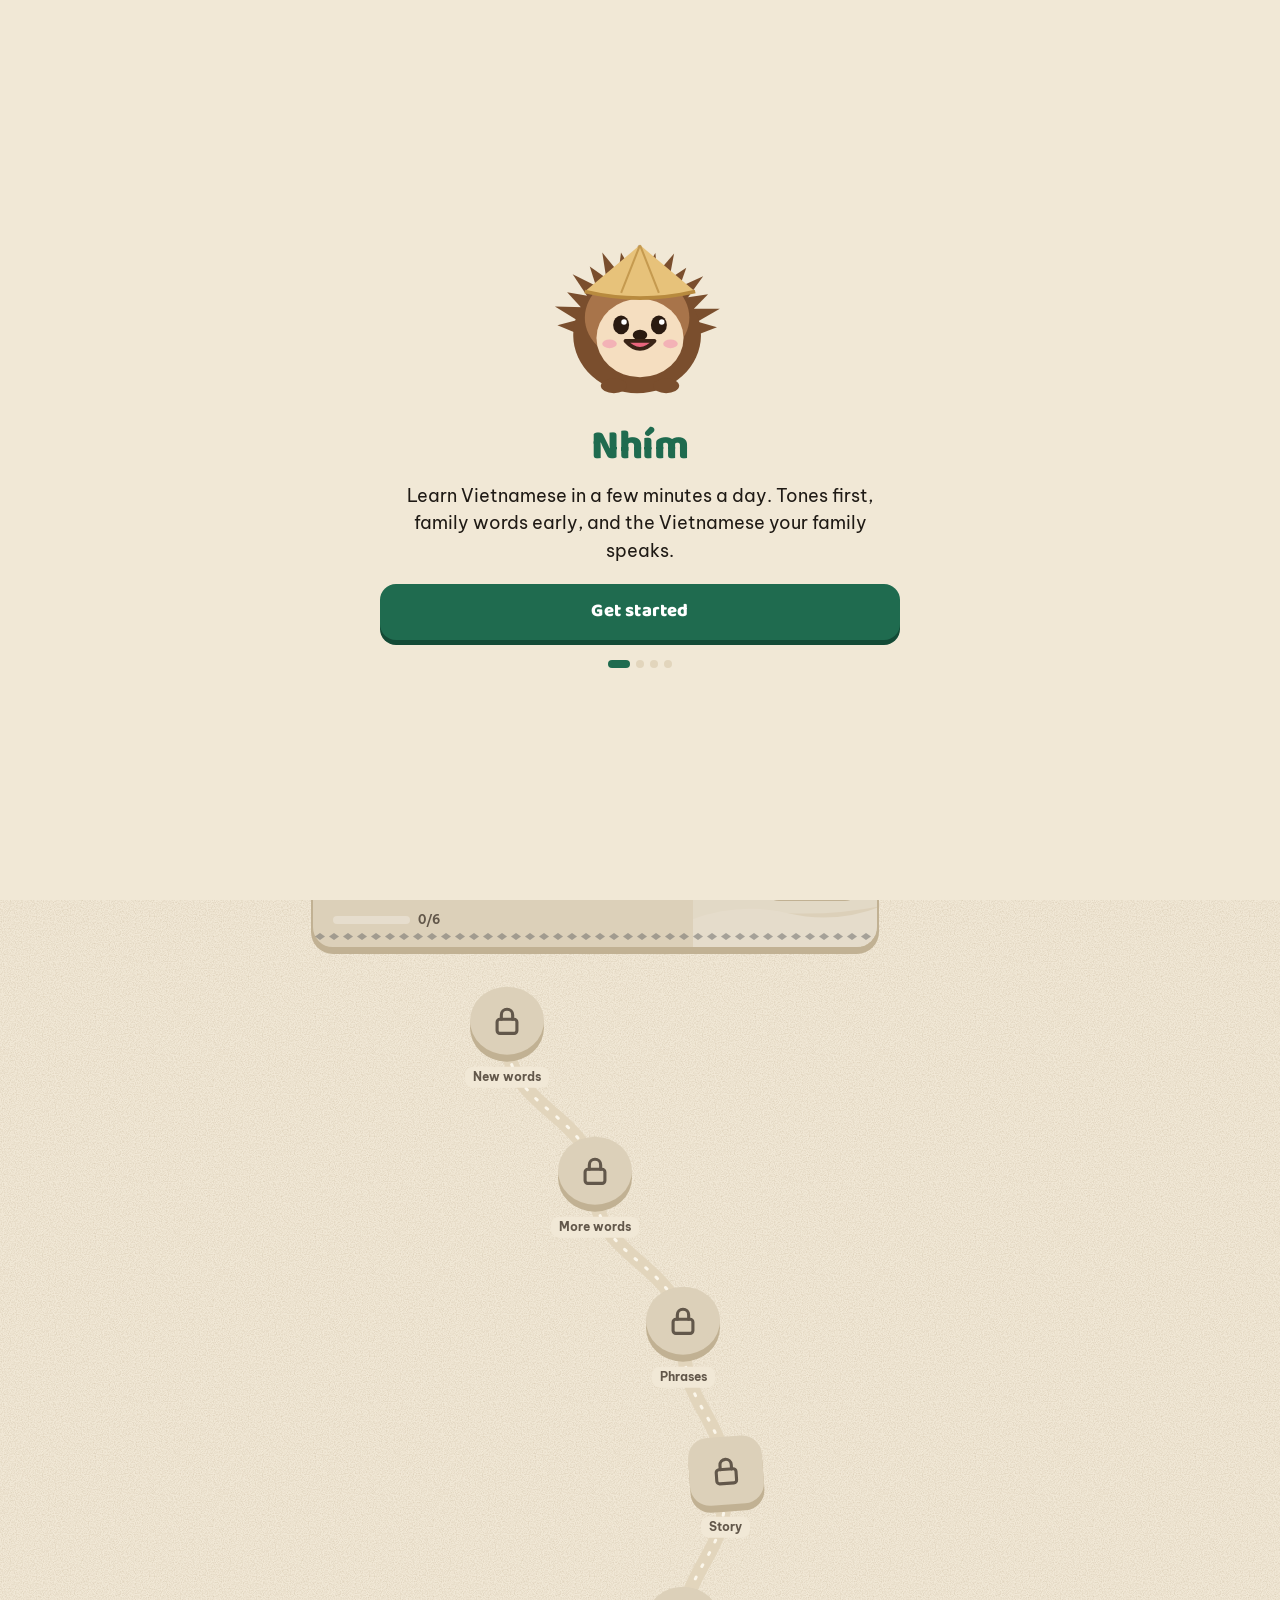
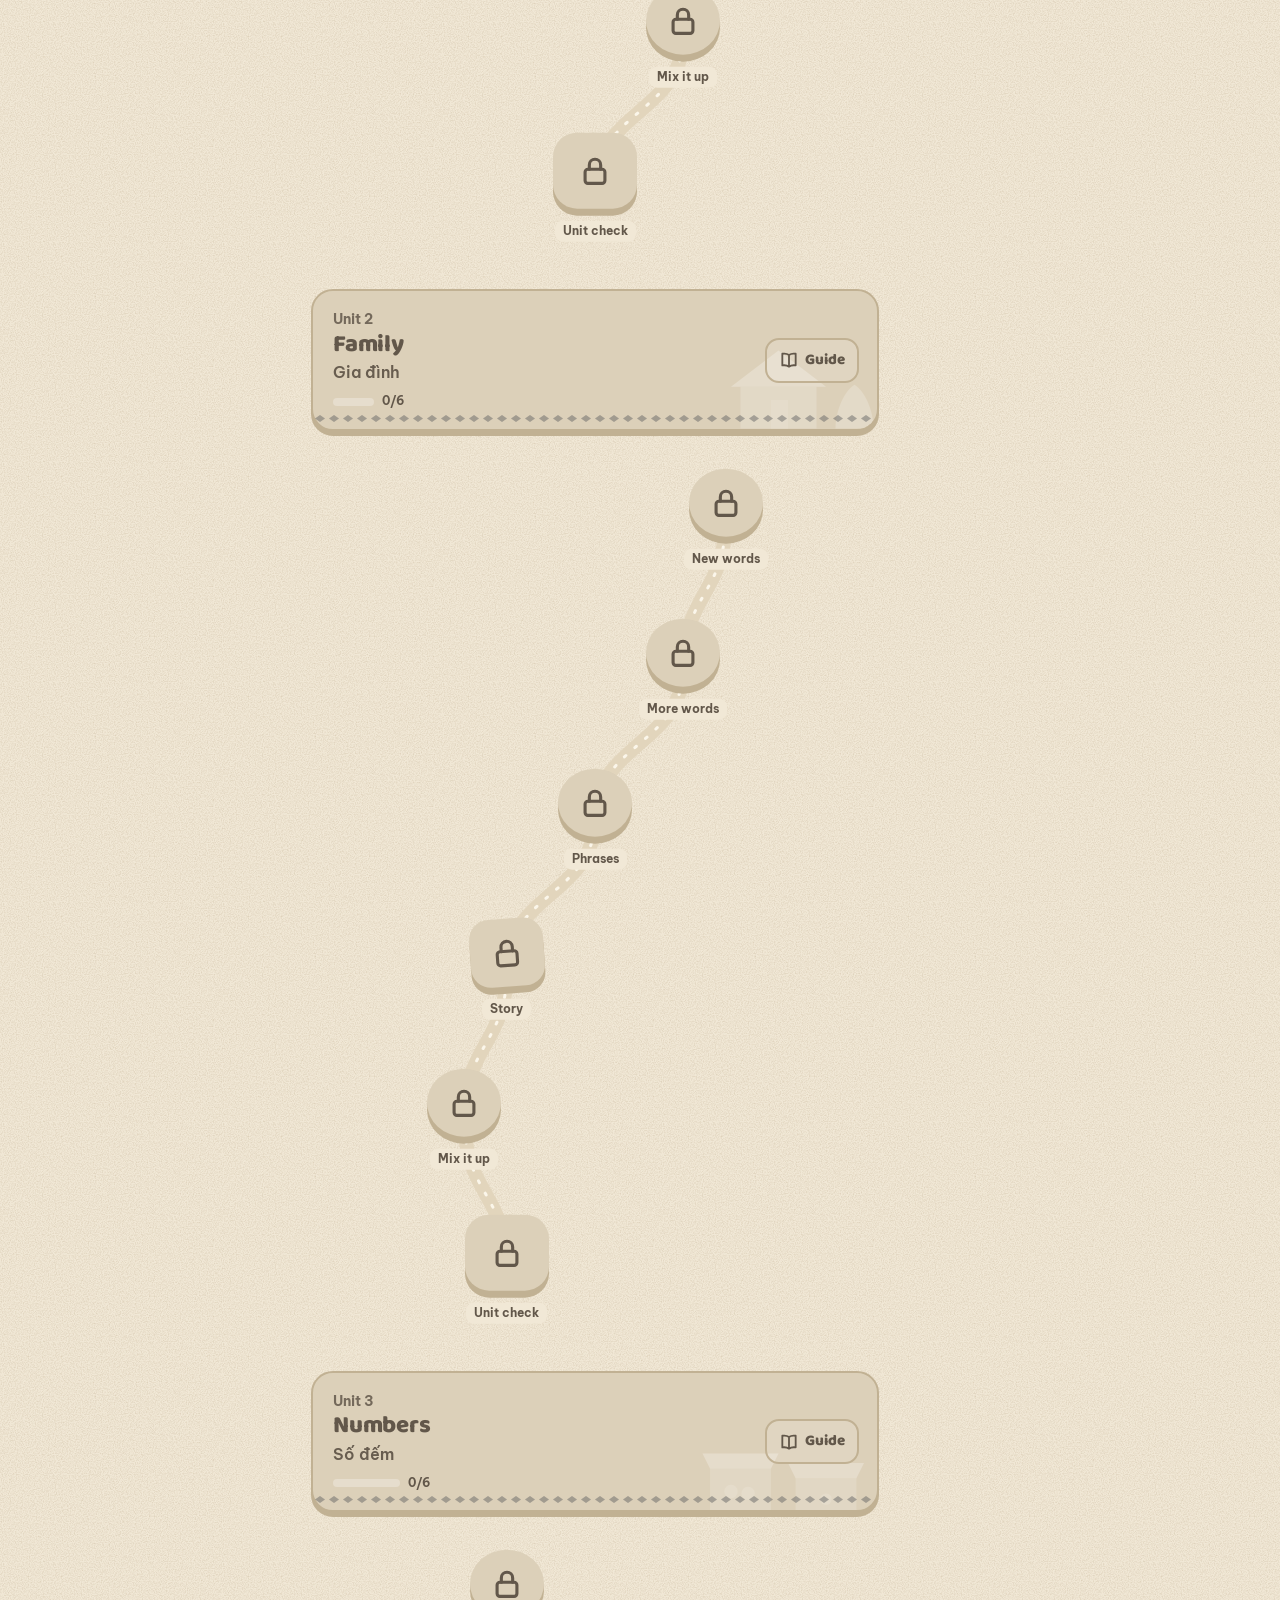
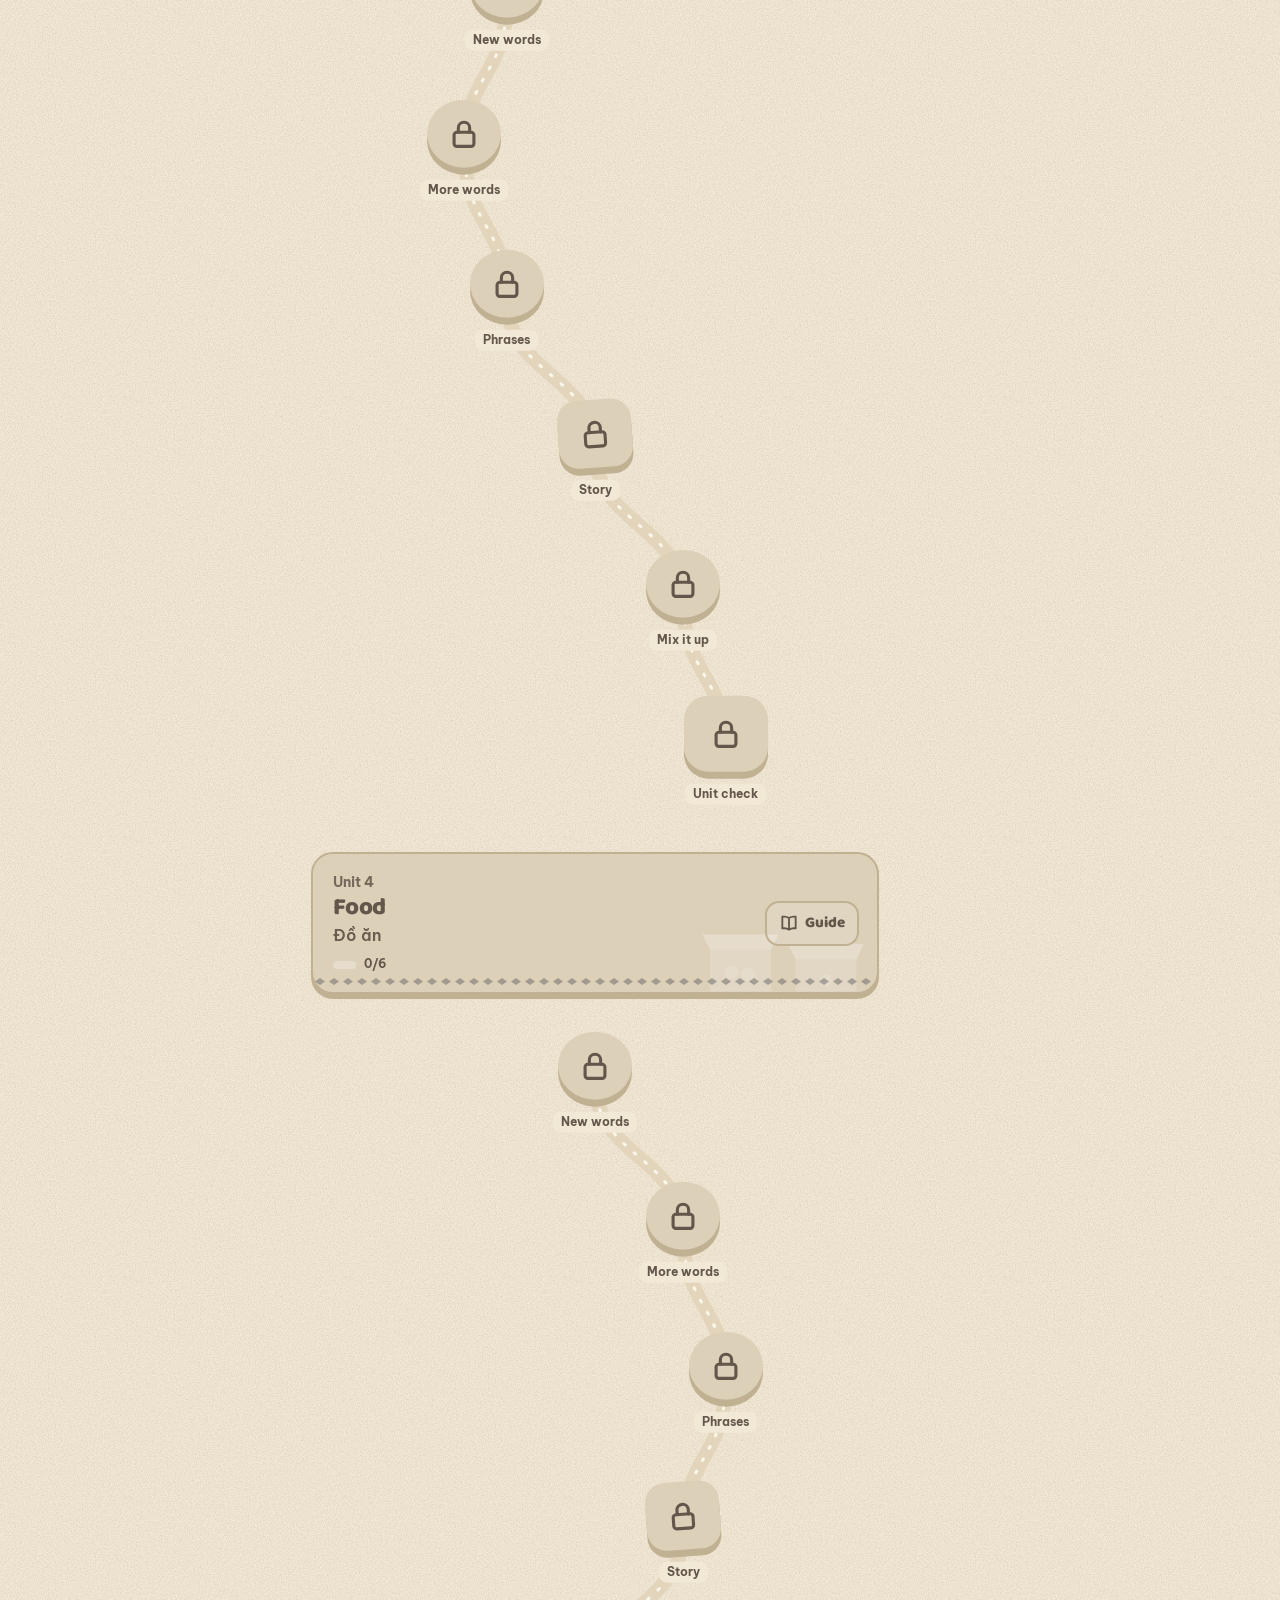
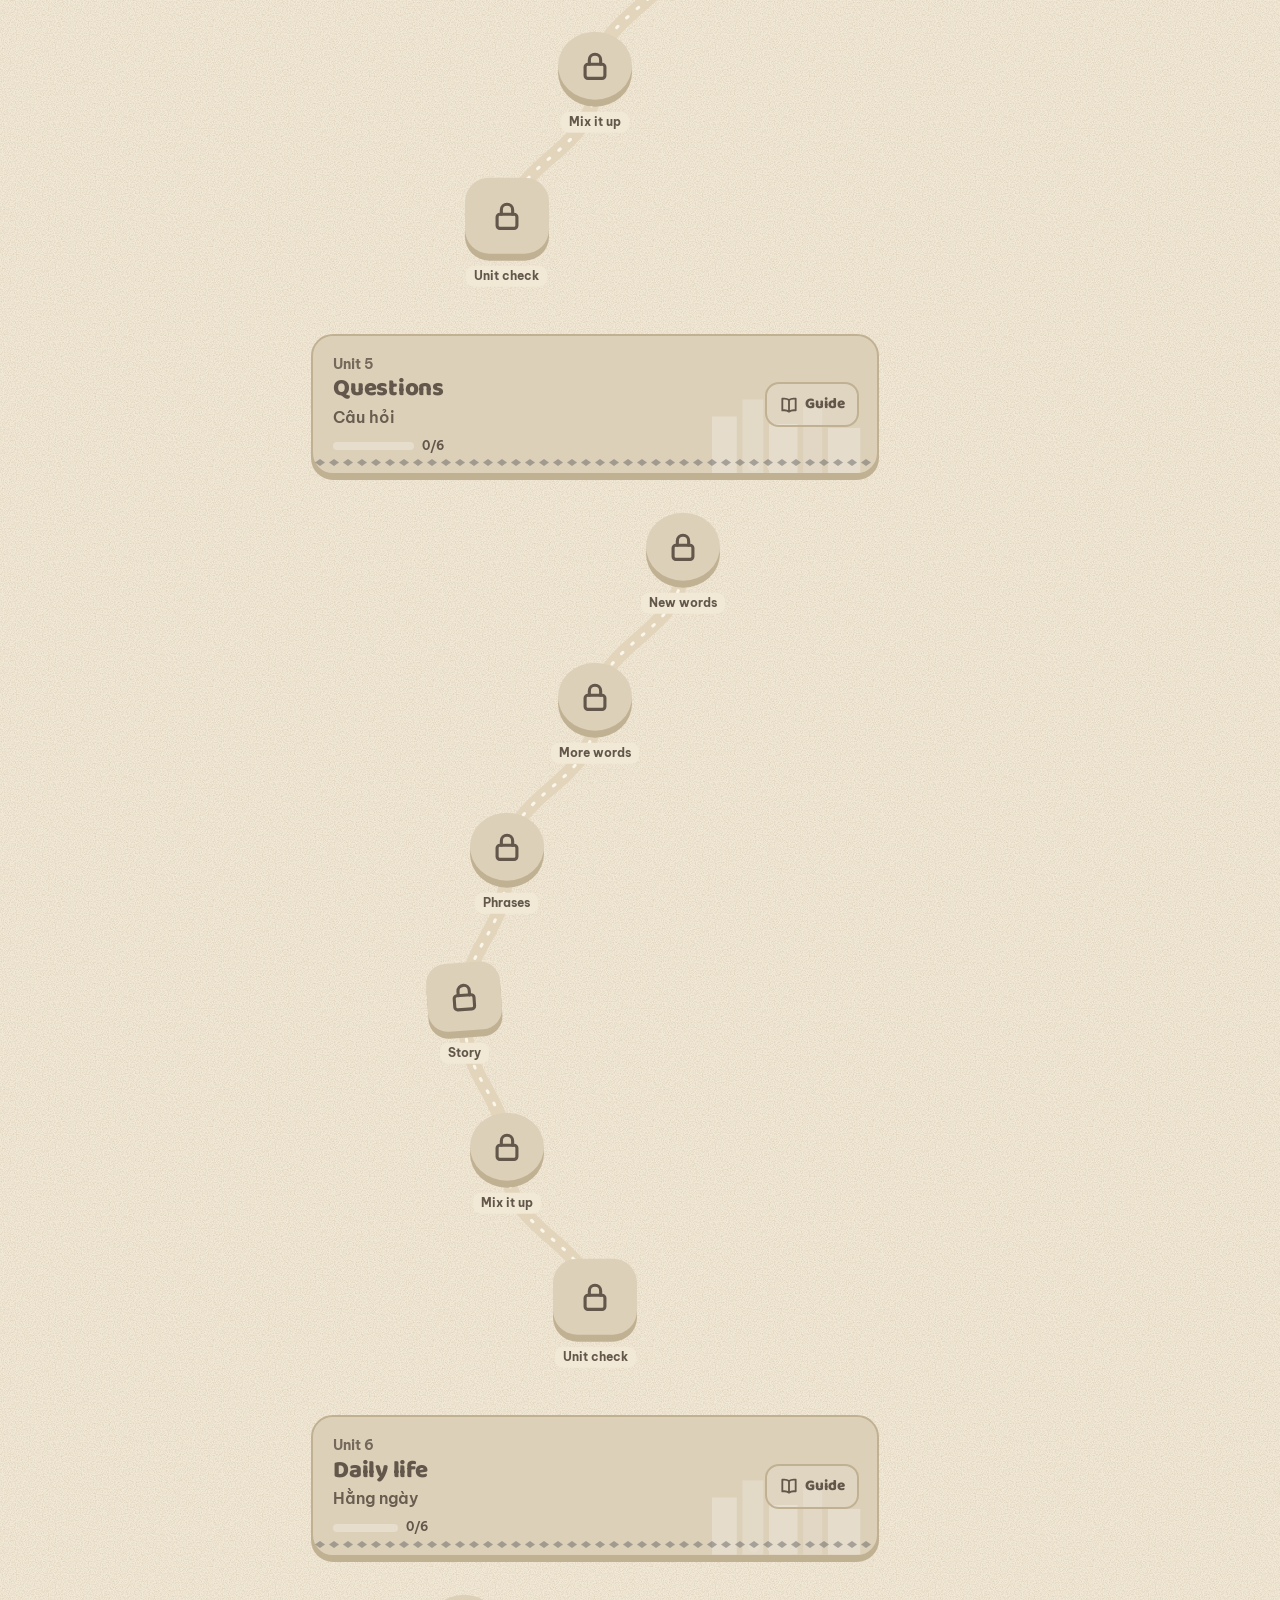
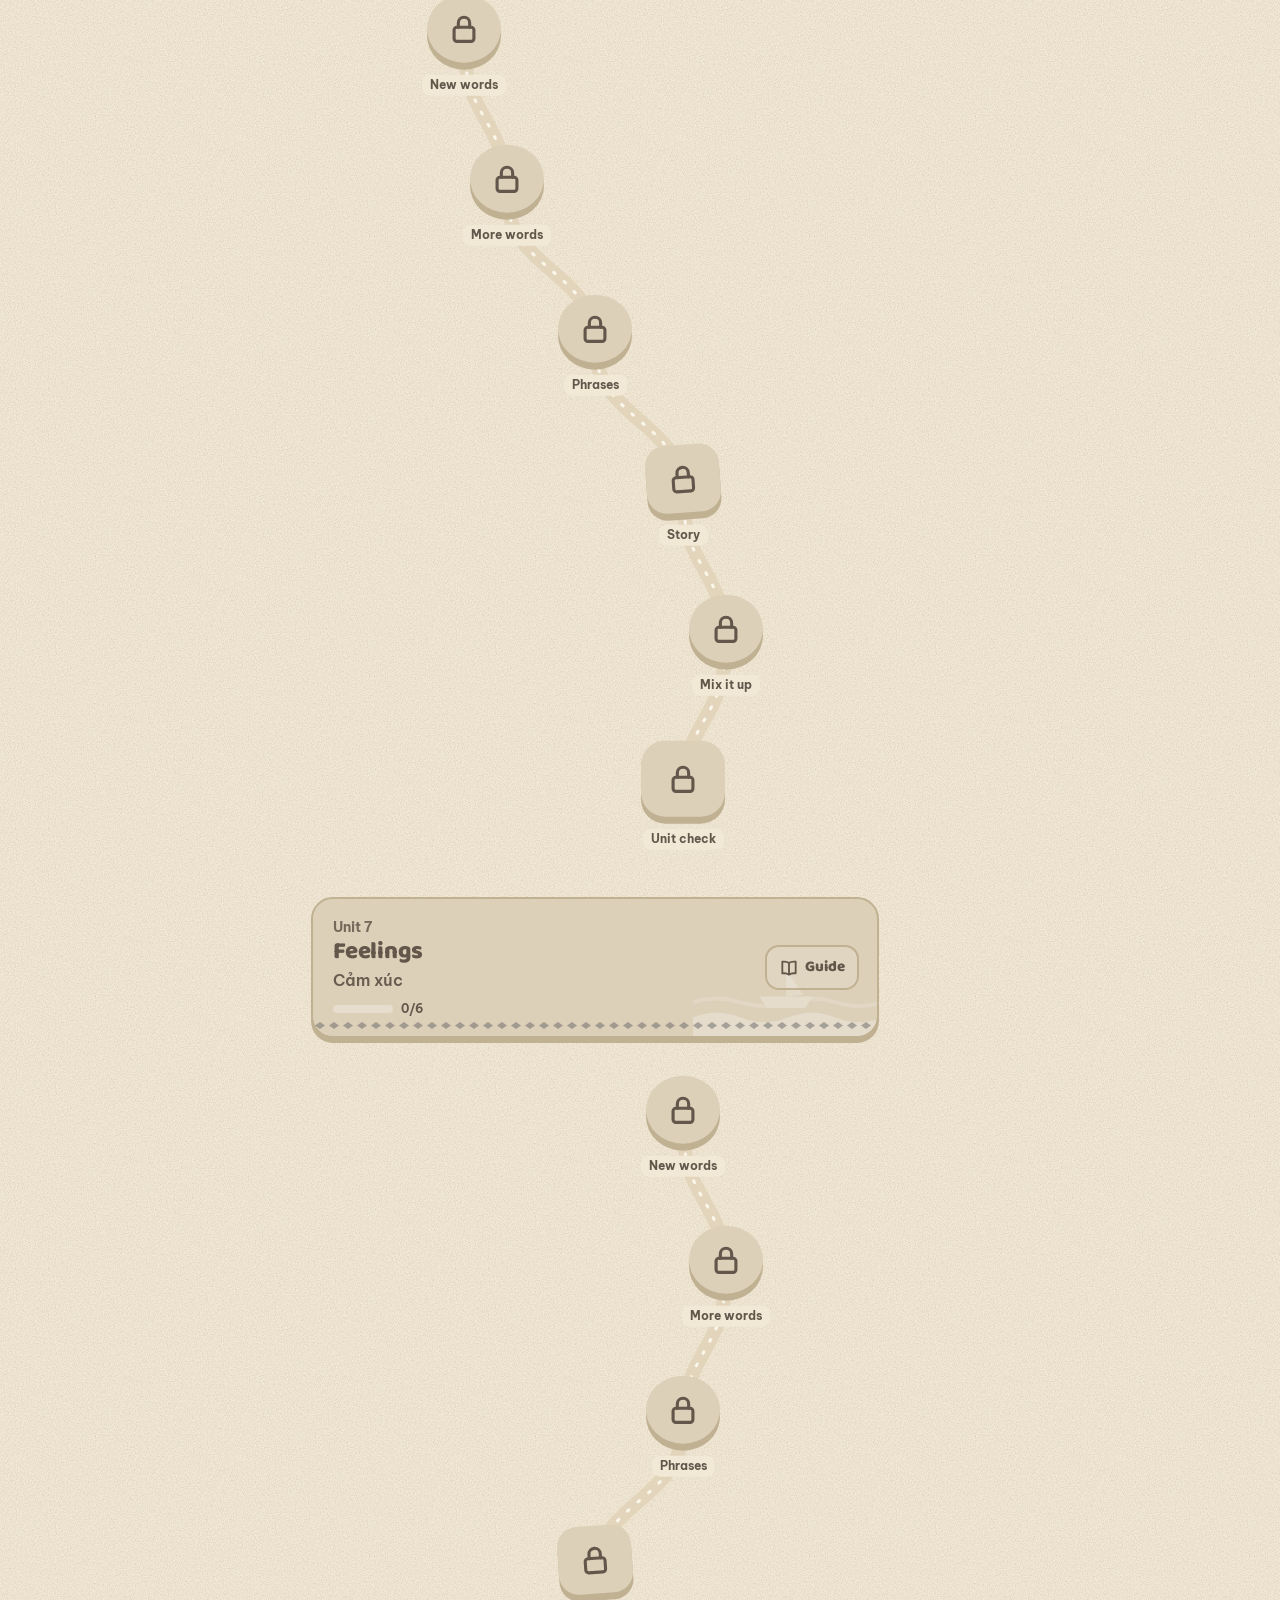
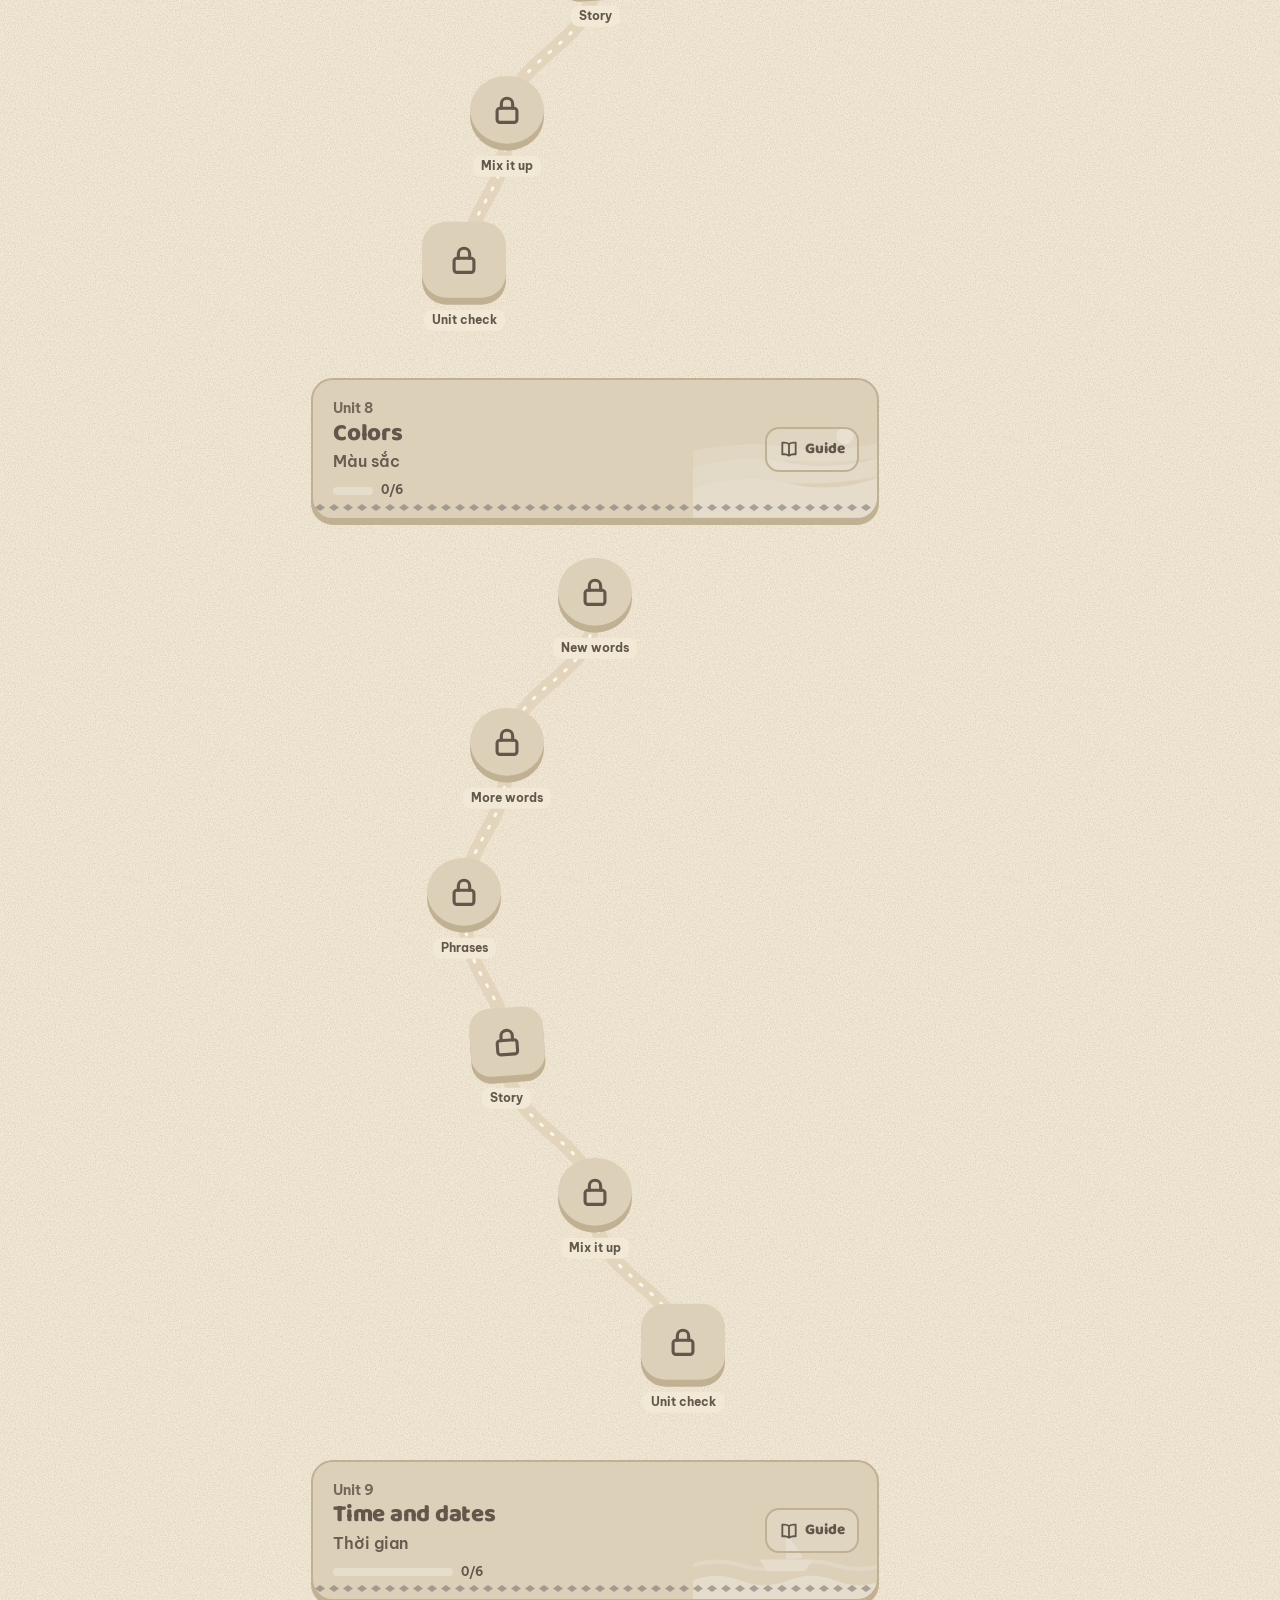
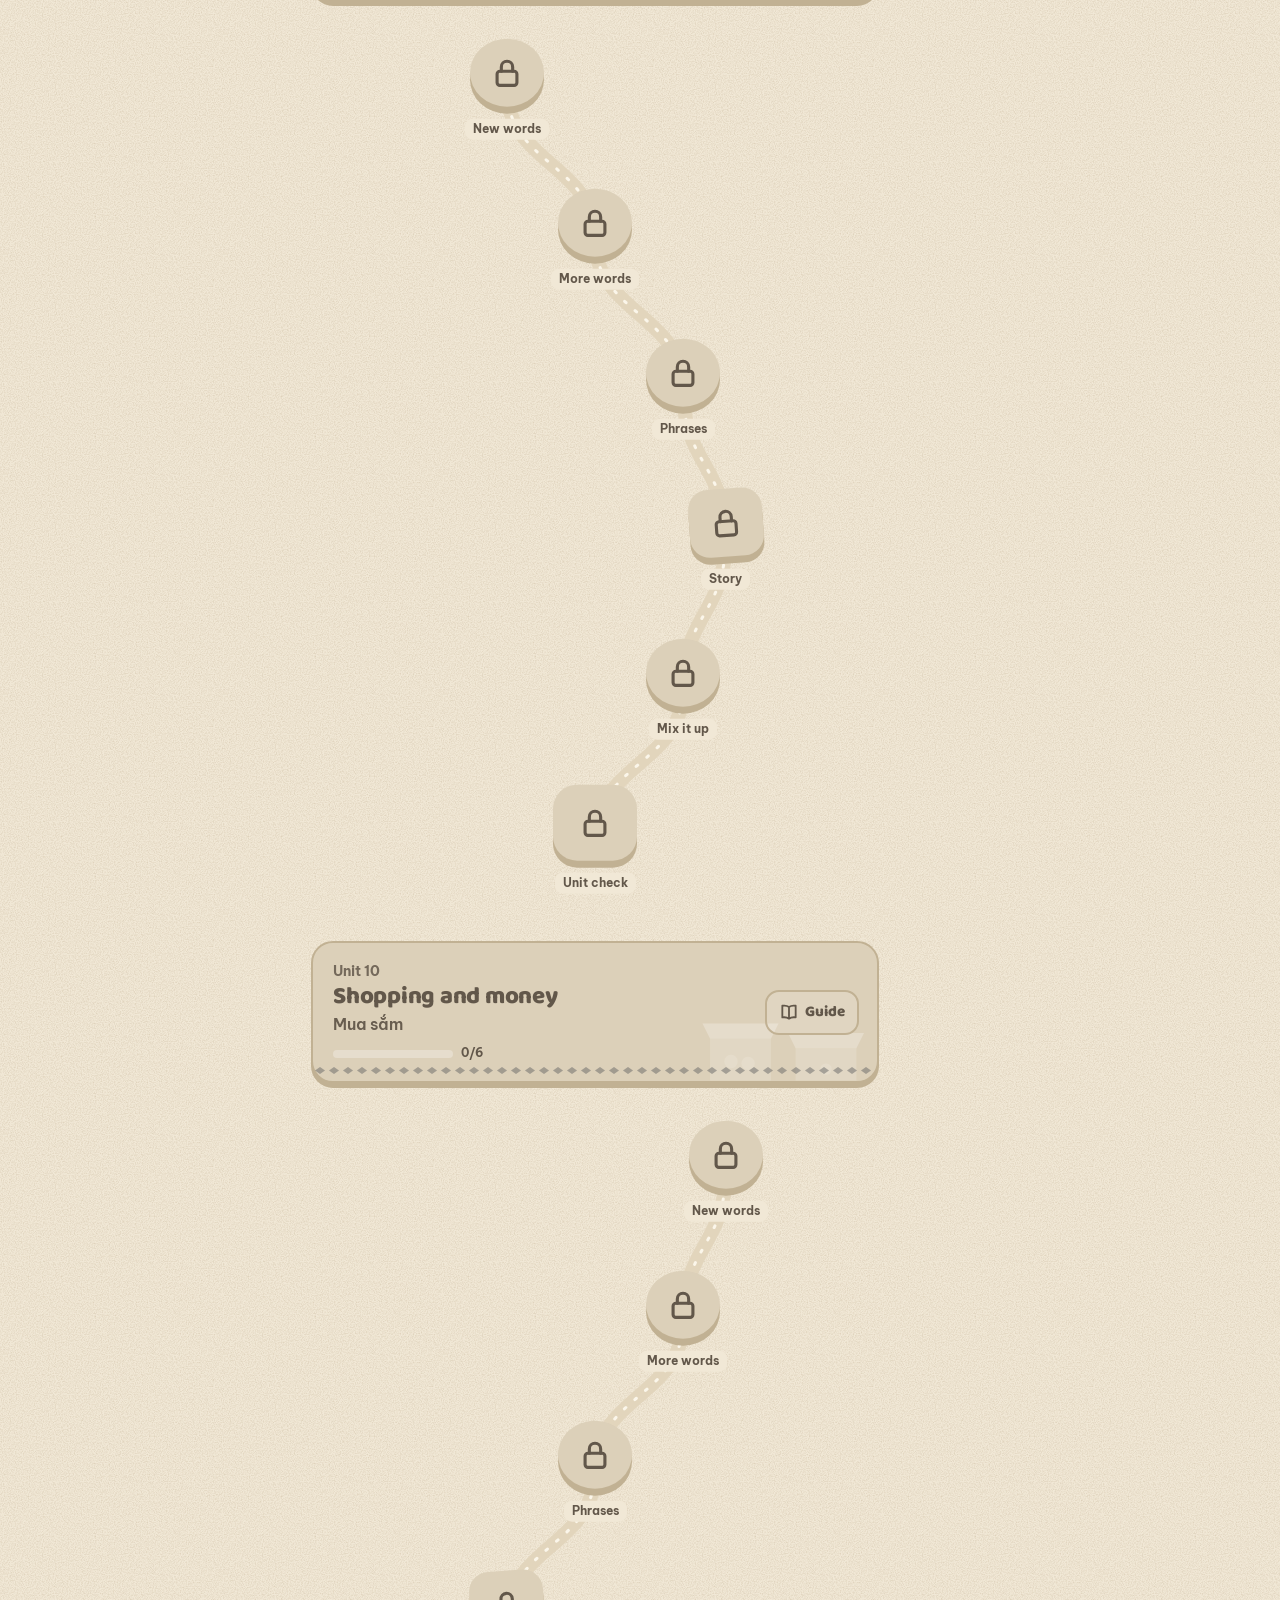
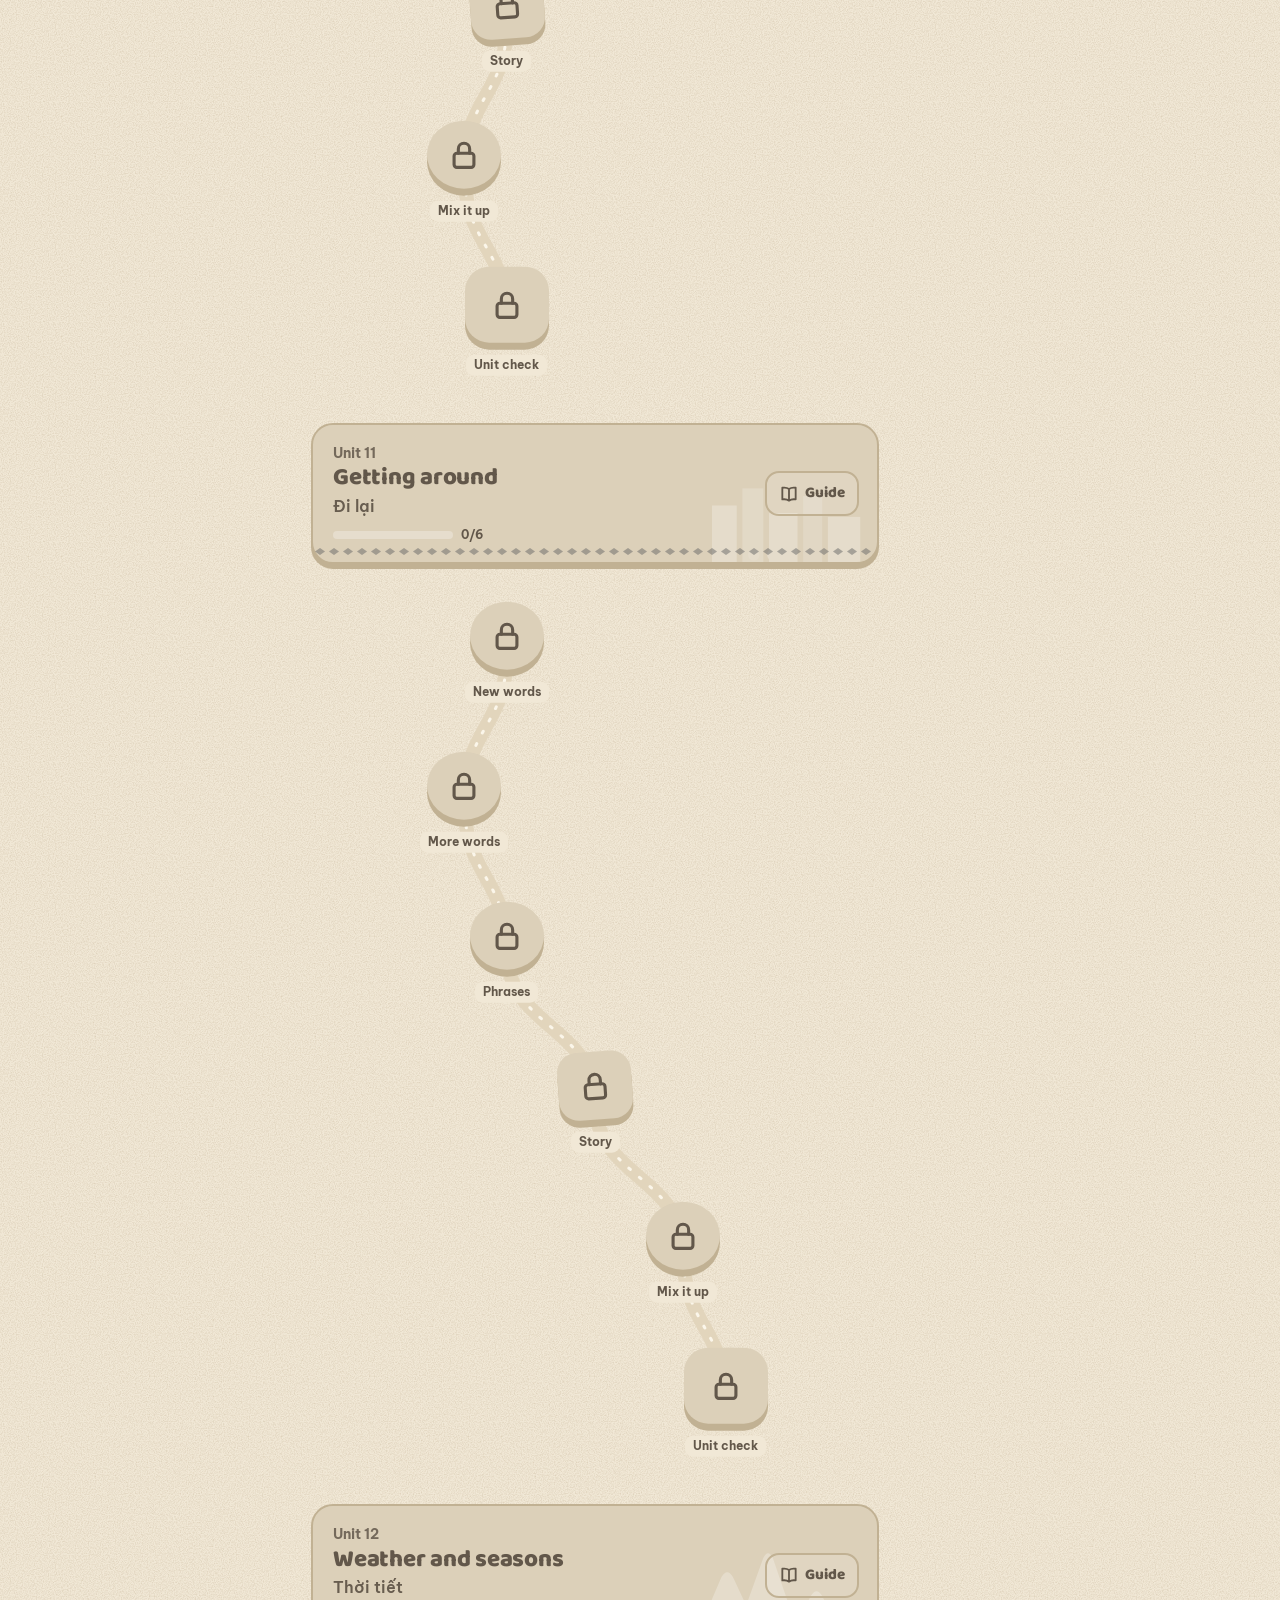
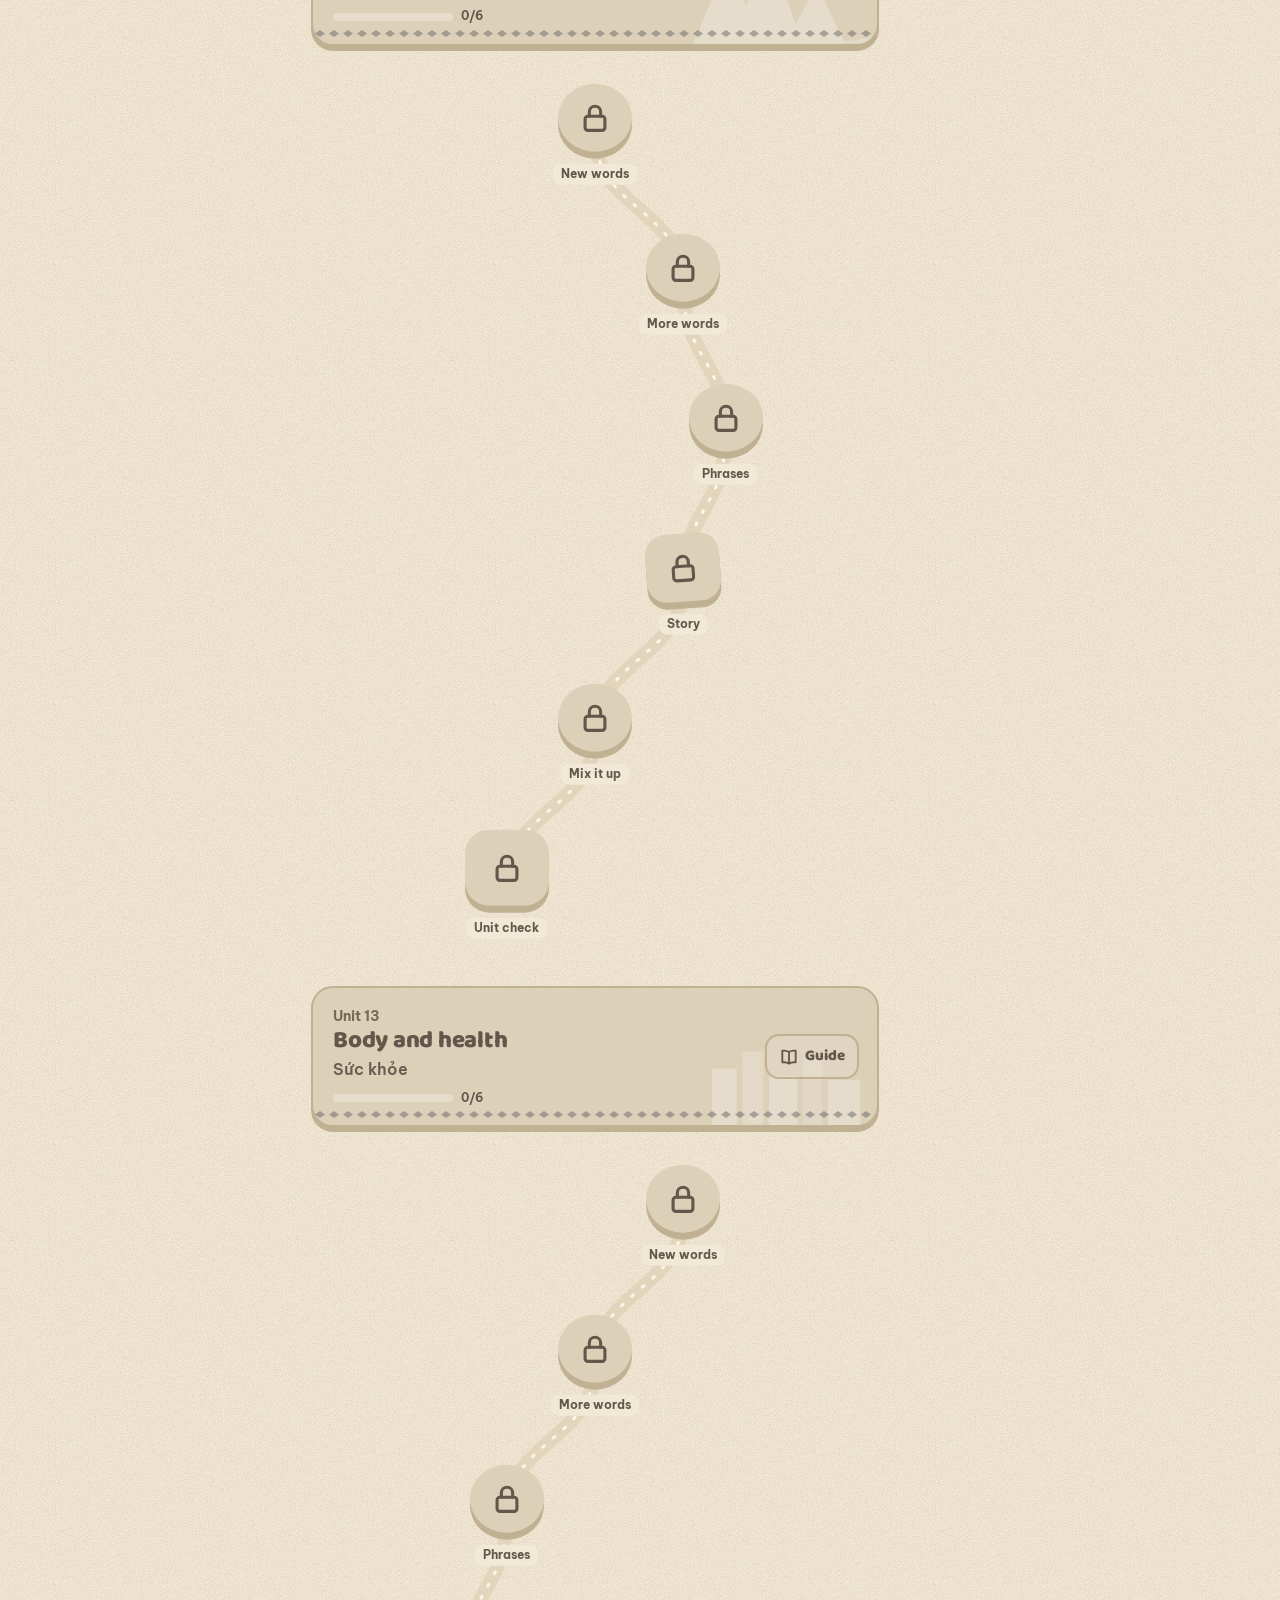
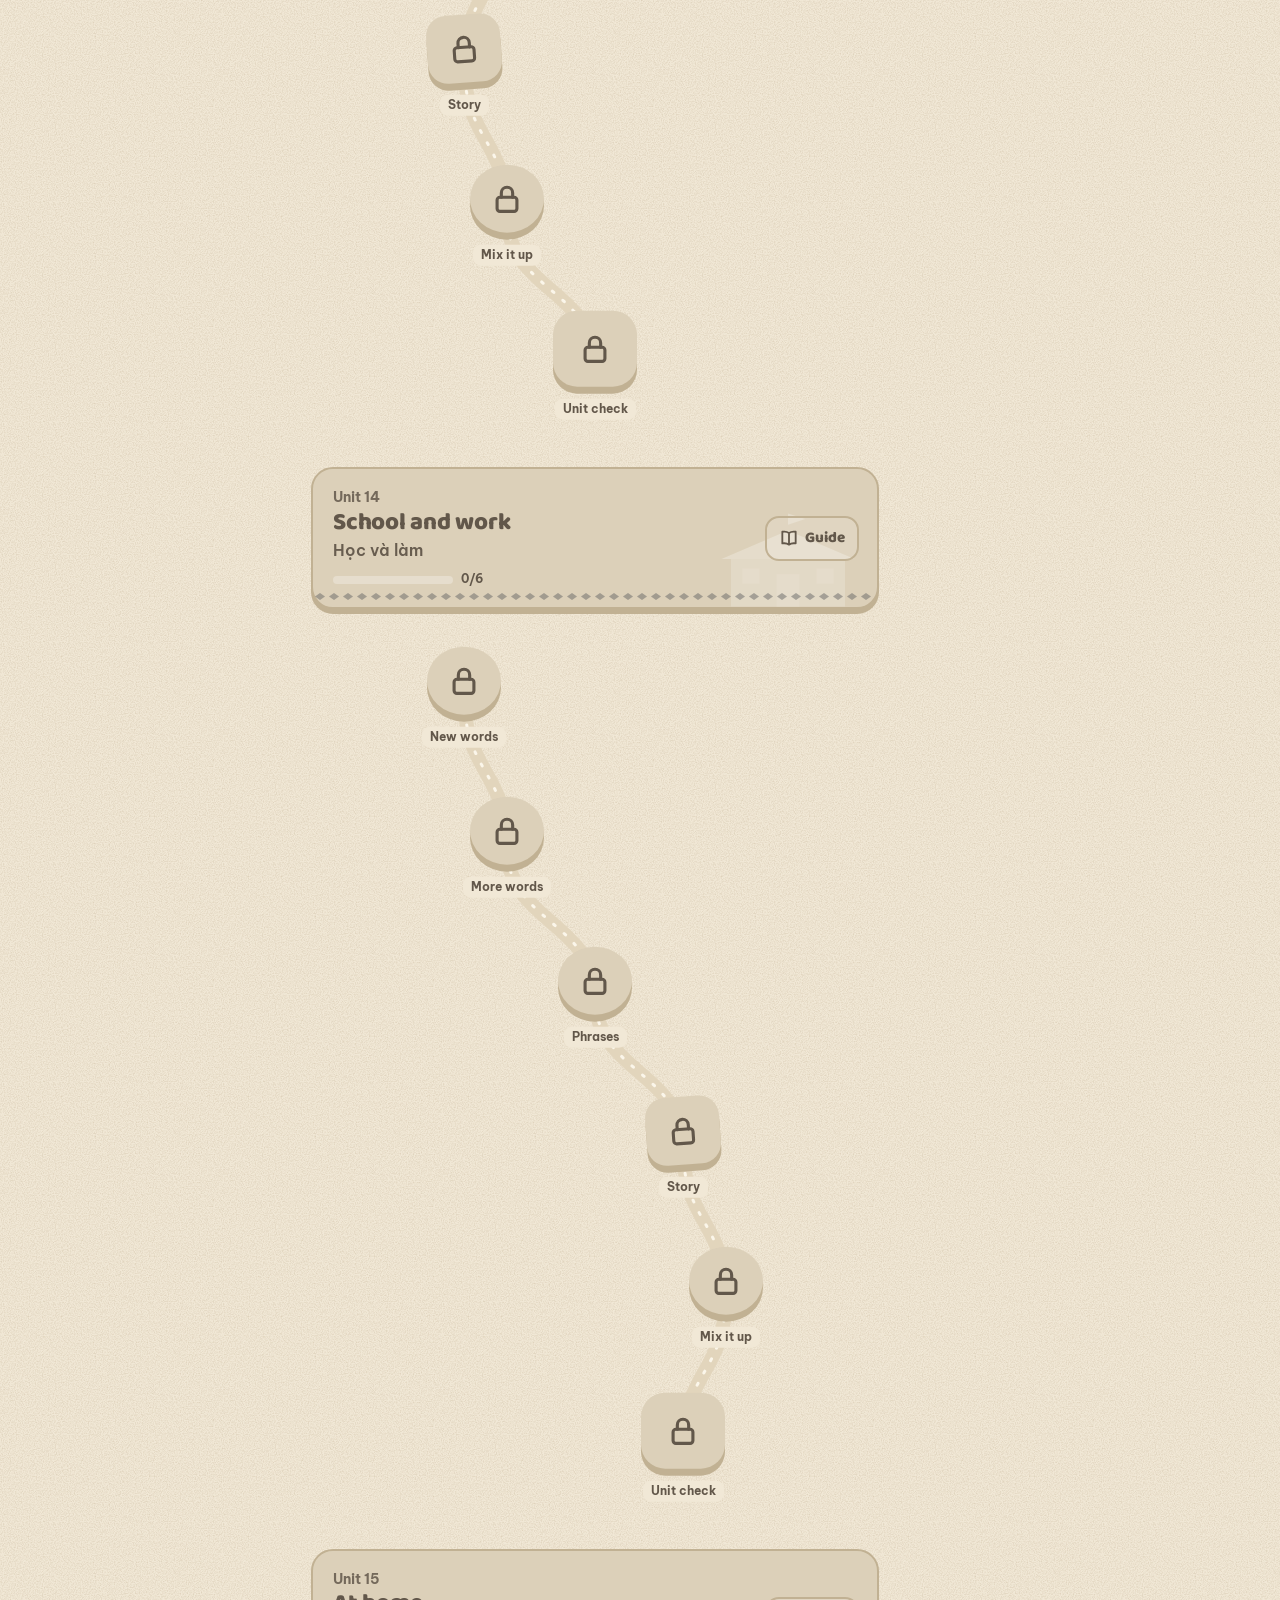
<file: index.html>
<!doctype html>
<html lang="en">
<head>
<meta charset="utf-8">
<meta name="viewport" content="width=device-width, initial-scale=1, viewport-fit=cover">
<title>Nhím: Learn Vietnamese</title>
<meta name="description" content="Learn Vietnamese in short, game-like lessons. Six tones, 16 units, stories, and both Northern and Southern words. Made by Audrey Pham.">
<meta name="author" content="Audrey Pham">
<meta name="theme-color" content="#F1E8D6">
<meta property="og:type" content="website">
<meta property="og:title" content="Nhím: Learn Vietnamese">
<meta property="og:description" content="Tones first, family words early, and the Vietnamese your family speaks.">
<meta property="og:image" content="https://audreypham2007-spec.github.io/nhim/preview.png">
<meta name="twitter:card" content="summary_large_image">
<link rel="icon" href="icon.svg" type="image/svg+xml">
<link rel="apple-touch-icon" href="icon-192.png">
<link rel="manifest" href="manifest.webmanifest">
<link rel="preconnect" href="https://fonts.googleapis.com">
<link rel="preconnect" href="https://fonts.gstatic.com" crossorigin>
<link rel="stylesheet" href="https://fonts.googleapis.com/css2?family=Baloo+2:wght@600;700;800&family=Be+Vietnam+Pro:wght@400;500;600;700;800&display=swap&subset=vietnamese">
<link rel="stylesheet" href="css/styles.css">
</head>
<body>
<div class="shell">
  <nav class="rail" id="rail" aria-label="Sections"></nav>
  <div class="col">
    <header class="topbar">
      <a class="brand" id="brandTop" href="#" aria-label="Nhím home"></a>
      <div class="stats">
        <button class="stat c-streak" id="stStreak"></button>
        <button class="stat c-xp" id="stXp"></button>
        <button class="stat c-learn" id="stHearts"></button>
      </div>
    </header>
    <main id="view"></main>
  </div>
  <aside class="aside" id="aside" aria-label="Streak and quests"></aside>
</div>
<nav class="tabs" id="tabs" aria-label="Sections"></nav>
<div id="layer"></div>
<noscript><p style="padding:20px">Nhím needs JavaScript to run.</p></noscript>
<script src="js/data.js"></script>
<script src="js/voices.js"></script>
<script src="js/ui.js"></script>
<script src="js/pitch.js"></script>
<script src="js/telex.js"></script>
<script src="js/chat.js"></script>
<script src="js/talk.js"></script>
<script src="js/app.js"></script>
</body>
</html>
</file>
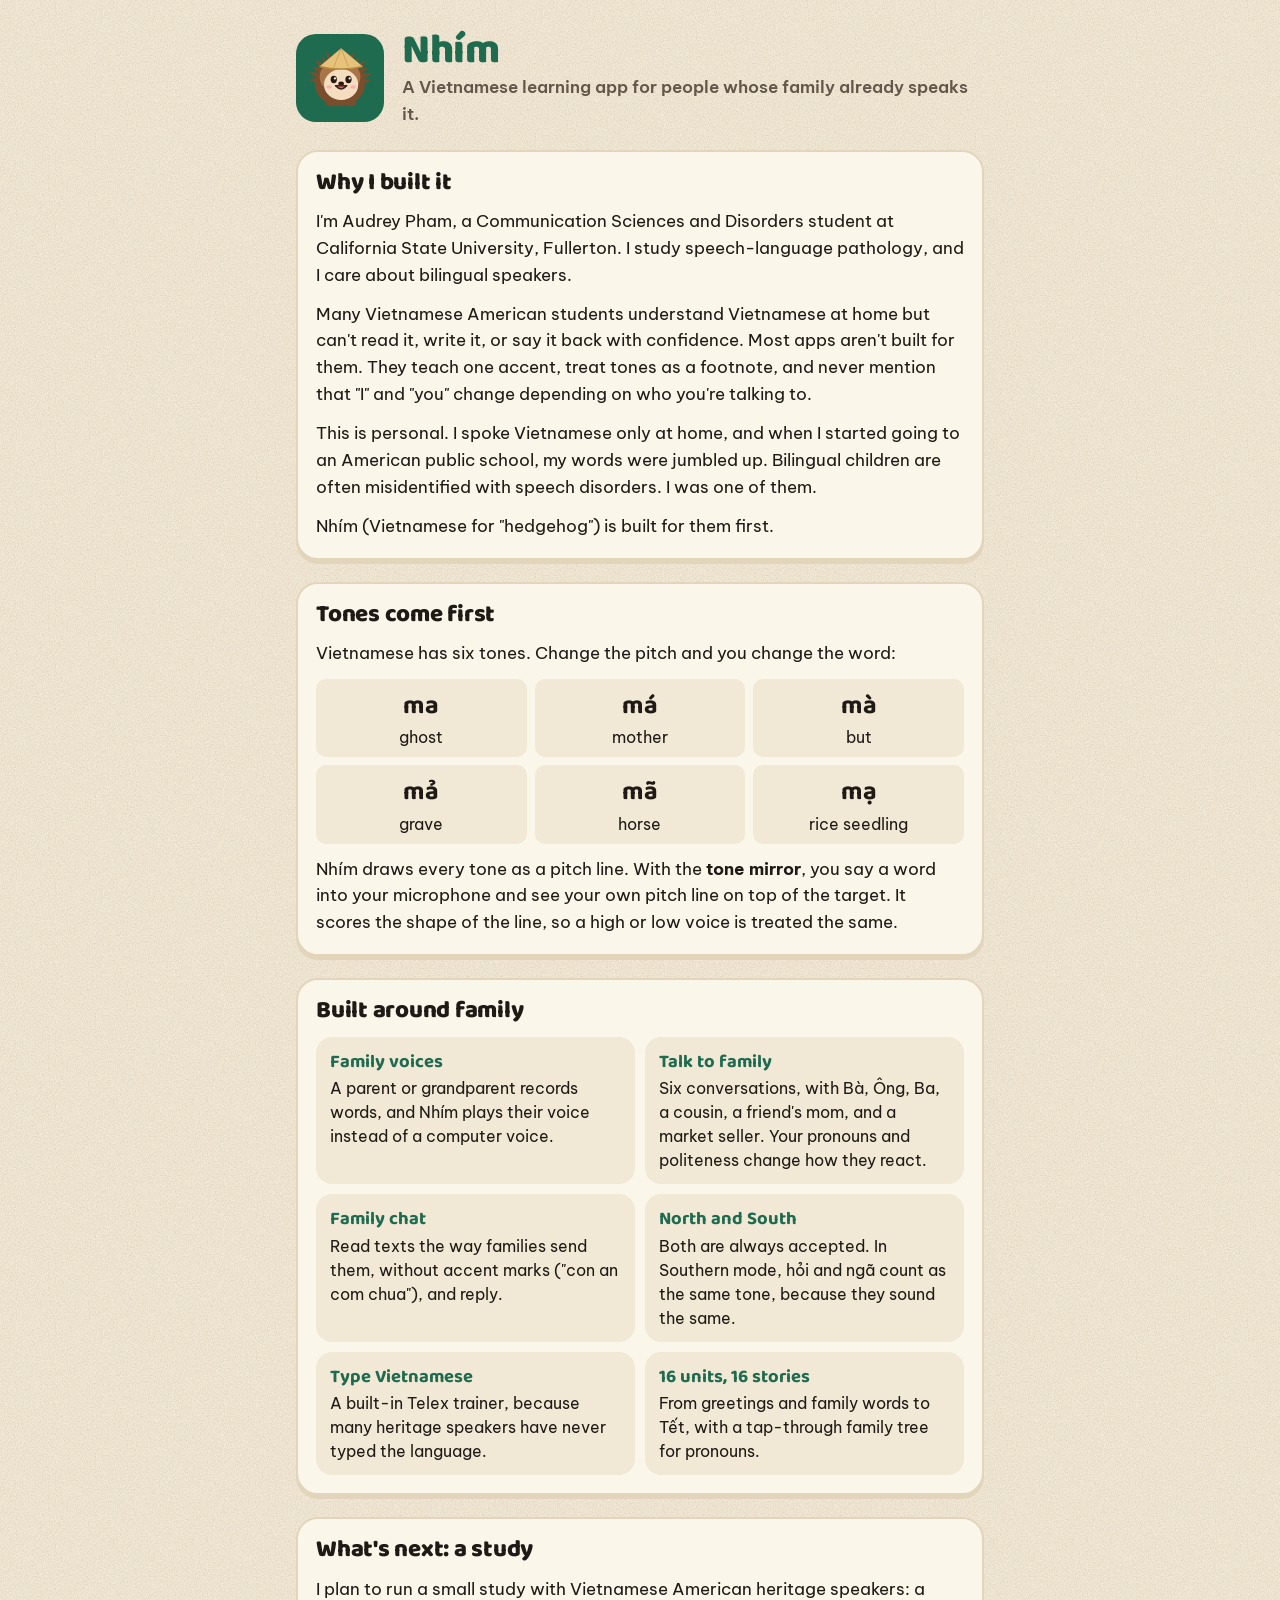
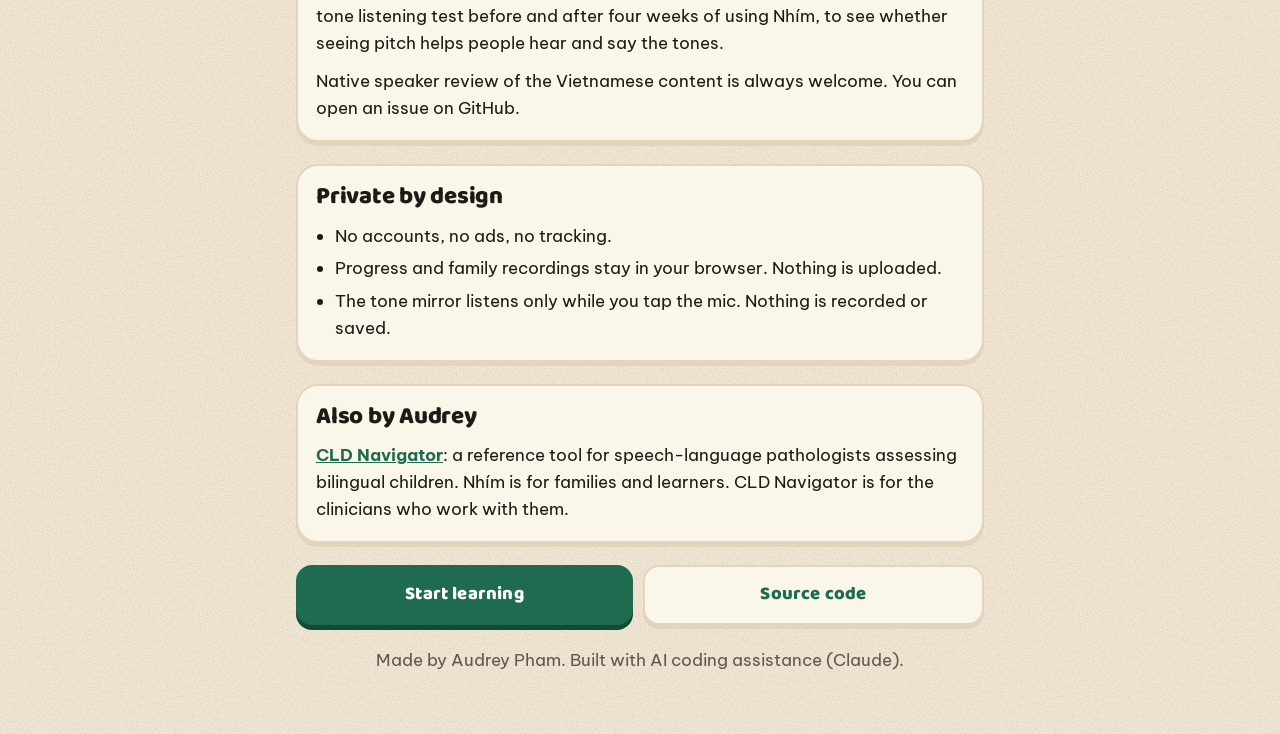
<file: about.html>
<!doctype html>
<html lang="en">
<head>
<meta charset="utf-8">
<meta name="viewport" content="width=device-width, initial-scale=1, viewport-fit=cover">
<title>About Nhím</title>
<meta name="description" content="Why Nhím exists: a Vietnamese learning app built for heritage speakers, with tones first, family voices, and real family conversations. Made by Audrey Pham.">
<meta name="author" content="Audrey Pham">
<meta name="theme-color" content="#F1E8D6">
<meta property="og:title" content="About Nhím">
<meta property="og:description" content="A Vietnamese learning app built for heritage speakers. Tones first, family voices, and the Vietnamese your family speaks.">
<meta property="og:image" content="https://audreypham2007-spec.github.io/nhim/preview.png">
<link rel="icon" href="icon.svg" type="image/svg+xml">
<link rel="preconnect" href="https://fonts.googleapis.com">
<link rel="preconnect" href="https://fonts.gstatic.com" crossorigin>
<link rel="stylesheet" href="https://fonts.googleapis.com/css2?family=Baloo+2:wght@600;700;800&family=Be+Vietnam+Pro:wght@400;500;600;700;800&display=swap&subset=vietnamese">
<link rel="stylesheet" href="css/styles.css">
<style>
.about{max-width:720px;margin:0 auto;padding:28px var(--side-r) 60px var(--side);display:flex;flex-direction:column;gap:22px}
.ahero{display:flex;gap:18px;align-items:center}
.ahero img{width:88px;height:88px;flex:none}
.ahero h1{font-size:2.6rem;color:var(--leaf)}
.ahero p{font-size:1.1rem;color:var(--ink-2);font-weight:600}
.about h2{font-size:1.5rem}
.about p,.about li{font-size:1.05rem;line-height:1.6}
.about ul{margin:0;padding-left:1.2em;display:flex;flex-direction:column;gap:6px}
.tones{display:grid;grid-template-columns:repeat(3,1fr);gap:8px}
.tones div{background:var(--page);border-radius:var(--r-s);padding:8px 10px;text-align:center}
.tones b{display:block;font-family:var(--display);font-size:1.6rem}
.feat{display:grid;grid-template-columns:1fr;gap:10px}
@media (min-width:620px){.feat{grid-template-columns:1fr 1fr}}
.feat div{background:var(--page);border-radius:var(--r-m);padding:12px 14px}
.feat b{display:block;font-family:var(--display);font-size:1.15rem;color:var(--leaf)}
.cta{display:flex;gap:10px;flex-wrap:wrap}
.cta .btn{flex:1;min-width:200px;text-decoration:none}
.foot{color:var(--ink-2);font-size:.9rem;text-align:center}
</style>
</head>
<body>
<main class="about">
 <header class="ahero"><img src="icon.svg" alt=""><div><h1>Nhím</h1><p>A Vietnamese learning app for people whose family already speaks it.</p></div></header>

 <section class="panel">
  <h2>Why I built it</h2>
  <p>I'm Audrey Pham, a Communication Sciences and Disorders student at California State University, Fullerton. I study speech-language pathology, and I care about bilingual speakers.</p>
  <p>Many Vietnamese American students understand Vietnamese at home but can't read it, write it, or say it back with confidence. Most apps aren't built for them. They teach one accent, treat tones as a footnote, and never mention that "I" and "you" change depending on who you're talking to.</p>
  <p>This is personal. I spoke Vietnamese only at home, and when I started going to an American public school, my words were jumbled up. Bilingual children are often misidentified with speech disorders. I was one of them.</p>
  <p>Nhím (Vietnamese for "hedgehog") is built for them first.</p>
 </section>

 <section class="panel">
  <h2>Tones come first</h2>
  <p>Vietnamese has six tones. Change the pitch and you change the word:</p>
  <div class="tones"><div><b>ma</b>ghost</div><div><b>má</b>mother</div><div><b>mà</b>but</div><div><b>mả</b>grave</div><div><b>mã</b>horse</div><div><b>mạ</b>rice seedling</div></div>
  <p>Nhím draws every tone as a pitch line. With the <b>tone mirror</b>, you say a word into your microphone and see your own pitch line on top of the target. It scores the shape of the line, so a high or low voice is treated the same.</p>
 </section>

 <section class="panel">
  <h2>Built around family</h2>
  <div class="feat">
   <div><b>Family voices</b>A parent or grandparent records words, and Nhím plays their voice instead of a computer voice.</div>
   <div><b>Talk to family</b>Six conversations, with Bà, Ông, Ba, a cousin, a friend's mom, and a market seller. Your pronouns and politeness change how they react.</div>
   <div><b>Family chat</b>Read texts the way families send them, without accent marks ("con an com chua"), and reply.</div>
   <div><b>North and South</b>Both are always accepted. In Southern mode, hỏi and ngã count as the same tone, because they sound the same.</div>
   <div><b>Type Vietnamese</b>A built-in Telex trainer, because many heritage speakers have never typed the language.</div>
   <div><b>16 units, 16 stories</b>From greetings and family words to Tết, with a tap-through family tree for pronouns.</div>
  </div>
 </section>

 <section class="panel">
  <h2>What's next: a study</h2>
  <p>I plan to run a small study with Vietnamese American heritage speakers: a tone listening test before and after four weeks of using Nhím, to see whether seeing pitch helps people hear and say the tones.</p>
  <p>Native speaker review of the Vietnamese content is always welcome. You can open an issue on GitHub.</p>
 </section>

 <section class="panel">
  <h2>Private by design</h2>
  <ul>
   <li>No accounts, no ads, no tracking.</li>
   <li>Progress and family recordings stay in your browser. Nothing is uploaded.</li>
   <li>The tone mirror listens only while you tap the mic. Nothing is recorded or saved.</li>
  </ul>
 </section>

 <section class="panel">
  <h2>Also by Audrey</h2>
  <p><a href="https://cld-navigator.streamlit.app" target="_blank" rel="noopener"><b>CLD Navigator</b></a>: a reference tool for speech-language pathologists assessing bilingual children. Nhím is for families and learners. CLD Navigator is for the clinicians who work with them.</p>
 </section>

 <div class="cta"><a class="btn" href="./">Start learning</a><a class="btn ghost" href="https://github.com/audreypham2007-spec/nhim">Source code</a></div>
 <p class="foot">Made by Audrey Pham. Built with AI coding assistance (Claude).</p>
</main>
</body>
</html>
</file>
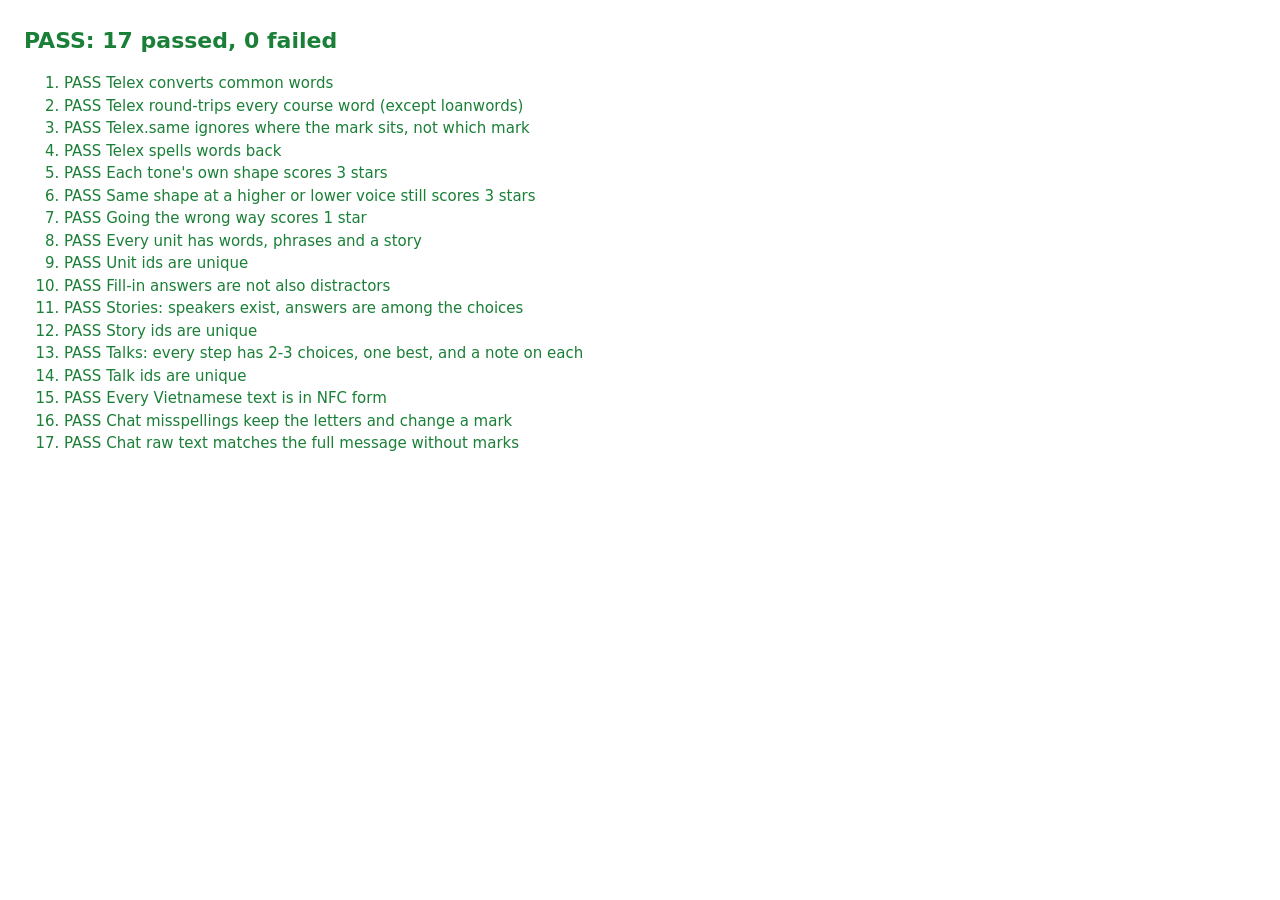
<file: tests/run.html>
<!doctype html>
<html lang="en"><head><meta charset="utf-8"><title>Nhím tests: running</title>
<style>body{font:15px/1.5 system-ui,sans-serif;margin:24px;background:#fff;color:#111}.ok{color:#1a7f37}.bad{color:#c62828;font-weight:700}h1{font-size:22px}</style></head>
<body><h1 id="sum">Running…</h1><ol id="out"></ol>
<script src="../js/data.js"></script>
<script src="../js/telex.js"></script>
<script src="../js/pitch.js"></script>
<script src="../js/chat.js"></script>
<script src="../js/talk.js"></script>
<script>
/* Nhím tests. Open tests/run.html through a local server, or run:
   chrome --headless --dump-dom http://localhost:8000/tests/run.html */
const out=document.getElementById("out");let pass=0,fail=0;
function t(name,fn){let ok=false,msg="";try{const r=fn();ok=r===true||r===undefined;if(!ok)msg=typeof r==="string"?r:JSON.stringify(r)}catch(e){msg=e.message}
 ok?pass++:fail++;const li=document.createElement("li");li.className=ok?"ok":"bad";li.textContent=(ok?"PASS ":"FAIL ")+name+(msg?" → "+msg:"");out.appendChild(li)}
const N=window.NHIM;

/* ---------- Telex ---------- */
t("Telex converts common words",()=>{const cases=[["vieetj","việt"],["ddi","đi"],["nguwowif","người"],["nguoiwf","người"],["hoaf","hòa"],["khoer","khỏe"],["quar","quả"],["gias","giá"],["tieeng","tiêng"],["tienes","tiến"],["dduwowcj","được"],["Vieejt Nam","Việt Nam"],["xin chaof","xin chào"],["rats","rát"],["trowif","trời"],["cas","cá"],["aa","â"],["aaa","aa"]];
 const bad=cases.filter(([a,b])=>!TELEX.same(TELEX.convert(a),b)).map(([a,b])=>a+"→"+TELEX.convert(a)+" (want "+b+")");return bad.length?bad.join("; "):true});
t("Telex round-trips every course word (except loanwords)",()=>{const ws=[...new Set(N.UNITS.flatMap(u=>u.words.flatMap(w=>[w[0],...(w[2]||[])]).concat(u.phrases.map(p=>p[0]))))];
 const bad=ws.filter(w=>!TELEX.same(TELEX.convert(TELEX.spell(w)),w));return bad.length<=1?true:bad.join(", ")});
t("Telex.same ignores where the mark sits, not which mark",()=>TELEX.same("hoà","hòa")&&TELEX.same("khoẻ","khỏe")&&!TELEX.same("má","mà")&&!TELEX.same("ma","má"));
t("Telex spells words back",()=>TELEX.spell("việt")==="vieetj"&&TELEX.spell("đi")==="ddi"&&TELEX.spell("người")==="nguowif");

/* ---------- tone scoring ---------- */
const {score,targetAt}=PITCH._test,TN=N.TONES;
const line=(f,n=40)=>[...Array(n)].map((_,i)=>({x:i/(n-1),y:f(i/(n-1)),gap:false}));
t("Each tone's own shape scores 3 stars",()=>{const bad=TN.filter(tone=>score(tone,line(x=>targetAt(tone,x))).stars!==3).map(x=>x.name);return bad.length?bad.join(", "):true});
t("Same shape at a higher or lower voice still scores 3 stars",()=>{const s=TN.find(x=>x.name==="sắc");return score(s,line(x=>targetAt(s,x)+1.2)).stars===3&&score(s,line(x=>targetAt(s,x)-1.2)).stars===3});
t("Going the wrong way scores 1 star",()=>{const s=TN.find(x=>x.name==="sắc"),h=TN.find(x=>x.name==="huyền"),n=TN.find(x=>x.name==="ngang");
 return score(s,line(x=>4-2*x)).stars===1&&score(h,line(x=>2+2*x)).stars===1&&score(n,line(x=>2+2.5*x)).stars===1});

/* ---------- course content ---------- */
t("Every unit has words, phrases and a story",()=>{const bad=N.UNITS.filter(u=>!u.words.length||!u.phrases.length||!N.STORIES.some(s=>s.unit===u.id)).map(u=>u.id);return bad.length?bad.join(", "):true});
t("Unit ids are unique",()=>new Set(N.UNITS.map(u=>u.id)).size===N.UNITS.length);
t("Fill-in answers are not also distractors",()=>{const bad=[];N.UNITS.forEach(u=>(u.fill||[]).forEach(f=>{if(f[2].includes(f[1])||!f[0].includes("___"))bad.push(f[0])}));return bad.length?bad.join(" | "):true});
t("Stories: speakers exist, answers are among the choices",()=>{const bad=[];N.STORIES.forEach(s=>{const c=Object.keys(s.cast);s.lines.forEach((l,i)=>{if(!c.includes(l.who))bad.push(s.id+" line "+i)});
 s.questions.forEach(q=>{if(!q.opts.includes(q.ans))bad.push(s.id+" q "+q.q);if(q.after>=s.lines.length)bad.push(s.id+" after "+q.after)})});return bad.length?bad.join(", "):true});
t("Story ids are unique",()=>new Set(N.STORIES.map(s=>s.id)).size===N.STORIES.length);
t("Talks: every step has 2-3 choices, one best, and a note on each",()=>{const bad=[];TALK.TALKS.forEach(k=>k.steps.forEach((s,i)=>{const b=s.choices.filter(c=>c.q==="best").length;
 if(b!==1||s.choices.length<2||s.choices.length>3)bad.push(k.id+" step "+i);s.choices.forEach(c=>{if(!c.note||!["best","ok","oops"].includes(c.q))bad.push(k.id+" step "+i+" choice")})}));return bad.length?bad.join(", "):true});
t("Talk ids are unique",()=>new Set(TALK.TALKS.map(k=>k.id)).size===TALK.TALKS.length);
t("Every Vietnamese text is in NFC form",()=>{const all=[...N.UNITS.flatMap(u=>[...u.words.map(w=>w[0]),...u.phrases.map(p=>p[0])]),...N.STORIES.flatMap(s=>s.lines.map(l=>l.vi)),...TALK.TALKS.flatMap(k=>k.steps.flatMap(s=>[s.npc[0],...s.choices.map(c=>c.vi)])),...CHAT.MSGS.map(m=>m.vi)];
 const bad=all.filter(x=>x!==x.normalize("NFC"));return bad.length?bad.slice(0,5).join(", "):true});

/* ---------- family chat ---------- */
t("Chat misspellings keep the letters and change a mark",()=>{const bare=s=>s.normalize("NFD").replace(/[̣̀́̃̉]/g,"");const bad=[];
 CHAT.MSGS.forEach(m=>{for(let i=0;i<10;i++){const x=CHAT.misspell(m.vi);if(x&&(x===m.vi||bare(x)!==bare(m.vi)))bad.push(m.vi+" → "+x)}});return bad.length?bad.slice(0,3).join(" | "):true});
t("Chat raw text matches the full message without marks",()=>{const strip=s=>s.normalize("NFD").replace(/[̀-ͯ]/g,"").replace(/đ/g,"d").replace(/Đ/g,"D").toLowerCase().replace(/[.,!?]/g,"");
 const SH={ko:"khong",h:"gio",j:"gi",r:"roi",dc:"duoc",mn:"moi nguoi",e:"em",c:"chi",a:"anh",ti:"ti",ba:"ba"};
 const bad=CHAT.MSGS.filter(m=>{const raw=m.raw.replace(/[,]/g,"").split(" ").map(w=>SH[w]||w).join(" ");return strip(raw).replace(/\s+/g," ")!==strip(m.vi).replace(/\s+/g," ")});return bad.length?bad.map(m=>m.raw).join(" | "):true});

const sum=document.getElementById("sum");sum.textContent=`${fail?"FAIL":"PASS"}: ${pass} passed, ${fail} failed`;sum.className=fail?"bad":"ok";
document.title=`Nhím tests: ${pass} passed, ${fail} failed`;
</script></body></html>
</file>
<file: css/styles.css>
/* Nhím v3
   Look: Đông Hồ folk woodblock prints. Light mode is điệp paper (warm, grainy, made with crushed seashell),
   printed in the old pigments: chàm green, indigo, sỏi son red, hoa hoè yellow. Dark mode is sơn mài lacquer: near-black with gold.
   Layout: phone-first column. At 1024px+ a left nav rail and a right column for streak, goal and quests. */
:root{
  --page:#F1E8D6; --paper:#FBF6EA; --ink:#1F1A15; --ink-2:#62574A; --rule:#E2D5BC; --rule-2:#CDBC9D;
  --leaf:#1F6B4F; --leaf-deep:#134A36; --leaf-tint:#DDE9D6;
  --indigo:#2B3A67; --indigo-tint:#E4E2EC;
  --lotus:#C0432F; --lotus-tint:#F6DDD3;
  --gold:#E0A12A; --gold-deep:#A06F0E; --gold-tint:#F8E8C4;
  --ok:#2B8A57; --ok-tint:#DCEFD9; --bad:#B83A2E; --bad-tint:#F7DCD5;
  --locked:#DCD0B9; --locked-deep:#C1B193;
  --quill:#7A4E2D; --quill-2:#A8744A; --face:#F5DEC0; --hat:#E7C27A; --hat-line:#B88A3E;
  --display:"Baloo 2","Be Vietnam Pro",system-ui,sans-serif;
  --body:"Be Vietnam Pro","Segoe UI",system-ui,-apple-system,sans-serif;
  --r-s:10px; --r-m:16px; --r-l:22px;
  --side:max(16px,env(safe-area-inset-left,0px)); --side-r:max(16px,env(safe-area-inset-right,0px));
  --grain-light:url("data:image/svg+xml,%3Csvg xmlns='http://www.w3.org/2000/svg' width='220' height='220'%3E%3Cfilter id='n'%3E%3CfeTurbulence type='fractalNoise' baseFrequency='.85' numOctaves='3' stitchTiles='stitch'/%3E%3CfeColorMatrix values='0 0 0 0 .42 0 0 0 0 .31 0 0 0 0 .18 0 0 0 .5 -.18'/%3E%3C/filter%3E%3Crect width='220' height='220' filter='url(%23n)'/%3E%3C/svg%3E");
  --grain-dark:url("data:image/svg+xml,%3Csvg xmlns='http://www.w3.org/2000/svg' width='220' height='220'%3E%3Cfilter id='n'%3E%3CfeTurbulence type='fractalNoise' baseFrequency='.9' numOctaves='2' stitchTiles='stitch'/%3E%3CfeColorMatrix values='0 0 0 0 .9 0 0 0 0 .7 0 0 0 0 .3 0 0 0 .9 -.62'/%3E%3C/filter%3E%3Crect width='220' height='220' filter='url(%23n)'/%3E%3C/svg%3E");
  --grain:var(--grain-light);
  color-scheme:light;
}
@media (prefers-color-scheme:dark){:root:not([data-theme="light"]){
  --page:#14100C; --paper:#1F1914; --ink:#F2E8D5; --ink-2:#B5A48A; --rule:#372C22; --rule-2:#483A2C;
  --leaf:#49B98C; --leaf-deep:#2A8665; --leaf-tint:#1B2E22; --indigo:#9DA9E0; --indigo-tint:#22233A;
  --lotus:#E97A5F; --lotus-tint:#3B1E16; --gold:#E8B550; --gold-deep:#B07F1F; --gold-tint:#3A2C14;
  --ok:#5CC58E; --ok-tint:#16301F; --bad:#EE7C68; --bad-tint:#3A1C16; --locked:#3A3027; --locked-deep:#2A221B;
  --quill:#B07A4E; --quill-2:#D29A68; --face:#E9CFAE;
  --grain:var(--grain-dark); color-scheme:dark}}
:root[data-theme="dark"]{
  --page:#14100C; --paper:#1F1914; --ink:#F2E8D5; --ink-2:#B5A48A; --rule:#372C22; --rule-2:#483A2C;
  --leaf:#49B98C; --leaf-deep:#2A8665; --leaf-tint:#1B2E22; --indigo:#9DA9E0; --indigo-tint:#22233A;
  --lotus:#E97A5F; --lotus-tint:#3B1E16; --gold:#E8B550; --gold-deep:#B07F1F; --gold-tint:#3A2C14;
  --ok:#5CC58E; --ok-tint:#16301F; --bad:#EE7C68; --bad-tint:#3A1C16; --locked:#3A3027; --locked-deep:#2A221B;
  --quill:#B07A4E; --quill-2:#D29A68; --face:#E9CFAE;
  --grain:var(--grain-dark); color-scheme:dark}

*{box-sizing:border-box}
html,body{margin:0;min-height:100%}
body{background:var(--grain),var(--page);color:var(--ink);font-family:var(--body);font-size:16px;line-height:1.5;-webkit-tap-highlight-color:transparent;-webkit-font-smoothing:antialiased}
button{font:inherit;color:inherit;cursor:pointer}
a{color:var(--leaf)}
:focus-visible{outline:3px solid var(--lotus);outline-offset:2px}
h1,h2,h3{font-family:var(--display);margin:0;line-height:1.1;font-weight:800;letter-spacing:-.01em}
p{margin:0}
.sr{position:absolute;width:1px;height:1px;overflow:hidden;clip:rect(0 0 0 0);white-space:nowrap}
svg{display:block}

/* ---------- shell ---------- */
.shell{display:grid;grid-template-columns:1fr;min-height:100vh}
.rail{display:none}
.col{width:100%;max-width:600px;margin:0 auto;padding:0 var(--side-r) 110px var(--side)}
.aside{display:none}
.topbar{position:sticky;top:0;z-index:5;background:var(--grain),var(--page);display:flex;align-items:center;justify-content:space-between;gap:10px;
  padding:calc(10px + env(safe-area-inset-top,0px)) 0 10px;border-bottom:2px solid var(--rule)}
.brand{display:flex;align-items:center;gap:6px;font-family:var(--display);font-weight:800;font-size:1.6rem;color:var(--leaf);letter-spacing:-.02em;text-decoration:none}
.brand svg{width:38px;height:38px}
.stats{display:flex;gap:4px}
.stat{display:flex;align-items:center;gap:4px;font-family:var(--display);font-weight:800;font-size:1.05rem;font-variant-numeric:tabular-nums;border:none;background:none;padding:6px 8px;border-radius:12px}
.stat:hover{background:var(--paper)}
.stat svg{width:24px;height:24px}
.c-streak{color:var(--gold)} .c-streak.cold{color:var(--locked-deep)} .c-xp{color:var(--leaf)} 
nav.tabs{position:fixed;left:0;right:0;bottom:0;z-index:6;background:var(--paper);border-top:2px solid var(--rule);padding:6px var(--side-r) calc(6px + env(safe-area-inset-bottom,0px)) var(--side)}
nav.tabs .in{max-width:600px;margin:0 auto;display:grid;grid-template-columns:repeat(5,1fr);gap:2px}
.tab{white-space:nowrap;background:none;border:2px solid transparent;border-radius:14px;padding:5px 2px;display:flex;flex-direction:column;align-items:center;gap:1px;font-size:.7rem;font-weight:700;color:var(--ink-2)}
.tab svg{width:26px;height:26px}
.tab[aria-current="page"]{color:var(--leaf);border-color:var(--leaf-tint);background:var(--leaf-tint)}
main{padding-top:18px;display:flex;flex-direction:column;gap:22px}

@media (min-width:1024px){
  .shell{grid-template-columns:240px minmax(0,600px) 330px;justify-content:center;gap:40px}
  .rail{display:flex;flex-direction:column;gap:6px;position:sticky;top:0;height:100vh;padding:24px 12px;border-right:2px solid var(--rule)}
  .rail .brand{padding:0 12px 18px;font-size:2rem}
  .rail .tab{flex-direction:row;gap:14px;font-size:.95rem;padding:10px 14px;justify-content:flex-start;letter-spacing:.01em}
  .rail .tab svg{width:30px;height:30px}
  .col{padding-bottom:60px}
  .topbar .brand{visibility:hidden}
  nav.tabs{display:none}
  .aside{display:flex;flex-direction:column;gap:18px;position:sticky;top:0;align-self:start;padding-top:24px}
}

/* ---------- cards / panels ---------- */
.panel{background:var(--paper);border:2px solid var(--rule);border-radius:var(--r-l);padding:18px;display:flex;flex-direction:column;gap:12px;min-width:0}
.panel h2{font-size:1.35rem}
.panel h3{font-size:1.05rem}
.muted{color:var(--ink-2)}
.small{font-size:.86rem}
.row{display:flex;gap:10px;flex-wrap:wrap;align-items:center}
.spread{display:flex;justify-content:space-between;align-items:center;gap:10px}
.meter{height:14px;background:var(--rule);border-radius:99px;overflow:hidden;flex:1}
.meter i{display:block;height:100%;background:var(--gold);border-radius:99px;transition:width .5s cubic-bezier(.2,.8,.2,1)}
.meter.leaf i{background:var(--leaf)}

/* ---------- buttons ---------- */
.btn{display:inline-flex;align-items:center;justify-content:center;gap:8px;width:100%;border:none;border-radius:var(--r-m);padding:14px 18px;font-family:var(--display);font-weight:800;font-size:1.15rem;letter-spacing:.01em;
  background:var(--leaf);color:#fff;box-shadow:0 5px 0 var(--leaf-deep);transition:transform .06s}
.btn:active{transform:translateY(4px);box-shadow:0 1px 0 var(--leaf-deep)}
.btn:disabled{background:var(--locked);color:var(--ink-2);box-shadow:0 5px 0 var(--locked-deep);cursor:not-allowed}
.btn.bad{background:var(--bad);box-shadow:0 5px 0 #8B2A24}
.btn.gold{background:var(--gold);color:#3A2600;box-shadow:0 5px 0 var(--gold-deep)}
.btn.ghost{background:var(--paper);color:var(--leaf);border:2px solid var(--rule);box-shadow:0 4px 0 var(--rule)}
.btn.slim{width:auto;padding:9px 16px;font-size:1rem}
.chipbtn{border:2px solid var(--rule);border-bottom-width:4px;background:var(--paper);border-radius:12px;padding:7px 12px;font-weight:700}
.chipbtn[aria-pressed="true"]{border-color:var(--leaf);background:var(--leaf-tint);color:var(--leaf)}

/* ---------- path ---------- */
.hello{display:flex;gap:14px;align-items:center}
.hello svg{width:72px;height:72px;flex:none}
.hello .speech{position:relative;background:var(--paper);border:2px solid var(--rule);border-radius:18px;padding:12px 14px;font-weight:500}
.hello .speech::before{content:"";position:absolute;left:-9px;top:50%;width:14px;height:14px;background:var(--paper);border-left:2px solid var(--rule);border-bottom:2px solid var(--rule);transform:translateY(-50%) rotate(45deg)}
.hello b{color:var(--leaf)}
.unit{display:flex;flex-direction:column;gap:6px}
.ubanner{position:relative;overflow:hidden;border-radius:var(--r-l);color:#fff;background:var(--u);padding:18px 18px 18px 20px;display:flex;align-items:center;justify-content:space-between;gap:12px;min-height:108px;box-shadow:0 5px 0 color-mix(in srgb,var(--u) 70%,#000)}
.ubanner.locked{background:var(--locked);color:var(--ink-2);box-shadow:0 5px 0 var(--locked-deep)}
.ubanner .scene{position:absolute;right:-6px;bottom:0;width:190px;height:100%;opacity:.22;pointer-events:none}
.ubanner .t{position:relative;display:flex;flex-direction:column;gap:2px;min-width:0}
.ubanner .num{font-weight:700;font-size:.85rem;opacity:.85}
.ubanner h2{font-size:1.5rem}
.ubanner .vi{font-size:1rem;opacity:.95;font-weight:600}
.ubanner .unitbar{display:flex;align-items:center;gap:8px;margin-top:6px;font-size:.78rem;font-weight:700}
.ubanner .unitbar .meter{height:8px;max-width:120px;background:rgba(255,255,255,.28)}
.ubanner .unitbar .meter i{background:#fff}
.guidebtn{position:relative;flex:none;border:2px solid rgba(255,255,255,.55);background:rgba(255,255,255,.12);color:inherit;border-radius:14px;padding:9px 12px;font-weight:800;font-family:var(--display);font-size:.95rem;display:flex;gap:6px;align-items:center}
.guidebtn svg{width:20px;height:20px}
.ubanner.locked .guidebtn{border-color:var(--locked-deep)}
.trail{position:relative;margin:4px 0 10px}
.trail svg.road{position:absolute;inset:0;width:100%;height:100%;overflow:visible;pointer-events:none}
.stop{position:absolute;transform:translate(-50%,-50%);display:flex;flex-direction:column;align-items:center}
.node{position:relative;width:74px;height:68px;border-radius:50%;border:none;background:var(--u);box-shadow:0 7px 0 color-mix(in srgb,var(--u) 65%,#000);display:grid;place-items:center;color:#fff;transition:transform .08s}
.node svg{width:34px;height:34px}
.node:active{transform:translateY(5px);box-shadow:0 2px 0 color-mix(in srgb,var(--u) 65%,#000)}
.node.done{background:var(--gold);box-shadow:0 7px 0 var(--gold-deep)}
.node.locked{background:var(--locked);box-shadow:0 7px 0 var(--locked-deep);color:var(--ink-2)}
.node.check{width:84px;height:76px;border-radius:24px}
.node.story{border-radius:20px;transform:rotate(-4deg)}
.node.story:active{transform:rotate(-4deg) translateY(5px)}
.node.current{outline:none}
.node.current::before{content:"";position:absolute;inset:-10px;border-radius:50%;border:5px solid var(--u);opacity:.28}
.node.check.current::before,.node.story.current::before{border-radius:30px}
.startflag{position:absolute;z-index:2;bottom:calc(100% + 10px);left:50%;transform:translateX(-50%);background:var(--paper);color:var(--u);border:2px solid var(--rule);font-family:var(--display);font-weight:800;padding:4px 12px;border-radius:12px;white-space:nowrap;font-size:1rem;animation:float 2.2s ease-in-out infinite}
.startflag::after{content:"";position:absolute;top:100%;left:50%;width:12px;height:12px;background:var(--paper);border-right:2px solid var(--rule);border-bottom:2px solid var(--rule);transform:translate(-50%,-6px) rotate(45deg)}
.stop .lbl{margin-top:12px;font-size:.78rem;color:var(--ink-2);font-weight:700;white-space:nowrap;background:var(--page);padding:1px 8px;border-radius:8px;position:relative}
.walker{position:absolute;width:76px;height:76px;transform:translate(-50%,-50%);pointer-events:none}
.walker svg{width:100%;height:100%}
@keyframes float{0%,100%{transform:translate(-50%,0)}50%{transform:translate(-50%,-5px)}}
.endnote{text-align:center;color:var(--ink-2);font-size:.9rem;padding:8px 0 20px}

/* ---------- aside widgets ---------- */
.widget{background:var(--paper);border:2px solid var(--rule);border-radius:var(--r-l);padding:16px;display:flex;flex-direction:column;gap:12px}
.widget h3{font-size:1.15rem}
.quest{display:grid;grid-template-columns:36px 1fr;gap:10px;align-items:center}
.quest .qi{width:36px;height:36px;border-radius:10px;display:grid;place-items:center;background:var(--gold-tint);color:var(--gold-deep)}
.quest .qi svg{width:22px;height:22px}
.quest.done .qi{background:var(--ok-tint);color:var(--ok)}
.quest p{font-weight:600;font-size:.92rem;margin-bottom:4px}
.quest .spread span{font-size:.75rem;color:var(--ink-2);font-weight:700;font-variant-numeric:tabular-nums}
.streakbig{display:flex;align-items:center;gap:12px}
.streakbig svg{width:46px;height:46px}
.streakbig b{font-family:var(--display);font-size:2rem;line-height:1}
.week{display:grid;grid-template-columns:repeat(7,1fr);gap:4px;text-align:center;font-size:.72rem;font-weight:700;color:var(--ink-2)}
.week i{display:grid;place-items:center;width:28px;height:28px;margin:4px auto 0;border-radius:50%;background:var(--rule);color:#fff}
.week i.on{background:var(--gold)}
.week i.today{box-shadow:0 0 0 3px var(--paper),0 0 0 5px var(--gold)}
.week i svg{width:16px;height:16px}

/* ---------- lesson ---------- */
.lesson{position:fixed;inset:0;z-index:20;background:var(--page);display:flex;flex-direction:column;padding:calc(12px + env(safe-area-inset-top,0px)) var(--side-r) 0 var(--side)}
.lesson .in{max-width:620px;width:100%;margin:0 auto;flex:1;display:flex;flex-direction:column;gap:14px;min-height:0}
.lhead{display:flex;align-items:center;gap:12px}
.xbtn{background:none;border:none;color:var(--ink-2);padding:6px;border-radius:10px;display:grid;place-items:center}
.xbtn svg{width:28px;height:28px}
.pbar{flex:1;height:18px;background:var(--rule);border-radius:99px;overflow:hidden;position:relative}
.pbar i{display:block;height:100%;background:var(--leaf);border-radius:99px;transition:width .35s cubic-bezier(.2,.8,.2,1);position:relative}
.pbar i::after{content:"";position:absolute;left:10px;right:10px;top:4px;height:4px;border-radius:9px;background:rgba(255,255,255,.35)}
.pbar.hot i{background:var(--gold)}
.combo{position:absolute;right:8px;top:50%;transform:translateY(-50%);font-family:var(--display);font-weight:800;font-size:.75rem;color:var(--gold-deep)}
.lbody{flex:1;overflow-y:auto;display:flex;flex-direction:column;gap:18px;padding:10px 2px 16px;min-height:0}
.qtitle{font-family:var(--display);font-weight:800;font-size:1.6rem;line-height:1.15}
.qnew{display:inline-flex;align-items:center;gap:6px;color:var(--lotus);font-weight:800;font-size:.9rem}
.qnew svg{width:18px;height:18px}
.prompt{display:flex;gap:12px;align-items:flex-end}
.prompt>svg{width:96px;height:96px;flex:none}
.bubble{position:relative;border:2px solid var(--rule);border-radius:18px;padding:12px 16px;font-size:1.3rem;font-weight:600;background:var(--paper);display:flex;gap:10px;align-items:center;flex-wrap:wrap;min-width:0;margin-bottom:18px}
.bubble::before{content:"";position:absolute;left:-9px;bottom:16px;width:14px;height:14px;background:var(--paper);border-left:2px solid var(--rule);border-bottom:2px solid var(--rule);transform:rotate(45deg)}
.spk{border:none;background:var(--leaf-tint);color:var(--leaf);border-radius:12px;width:42px;height:42px;display:grid;place-items:center;flex:none}
.spk svg{width:24px;height:24px}
.spk.big{width:110px;height:110px;border-radius:26px;background:var(--leaf);color:#fff;box-shadow:0 7px 0 var(--leaf-deep)}
.spk.big svg{width:52px;height:52px}
.spk.mid{width:72px;height:72px;border-radius:20px;background:var(--leaf);color:#fff;box-shadow:0 5px 0 var(--leaf-deep)}
.spk.mid svg{width:30px;height:30px}
.speaking{animation:pulse .6s ease-in-out 2}
@keyframes pulse{50%{transform:scale(1.06)}}
.flash{display:flex;flex-direction:column;align-items:center;gap:14px;text-align:center;padding:10px 0}
.flash .word{font-family:var(--display);font-size:3rem;font-weight:800;line-height:1}
.flash .gloss{font-size:1.2rem;font-weight:600}
.flash .also{font-size:.9rem;color:var(--ink-2)}
.flash .tonechips{display:flex;gap:6px;flex-wrap:wrap;justify-content:center}
.tchip{border:2px solid var(--rule);background:var(--paper);border-radius:10px;padding:3px 9px;font-size:.8rem;font-weight:700}
.opts{display:grid;gap:10px}
.opts.two{grid-template-columns:1fr 1fr}
.opt{position:relative;text-align:left;background:var(--paper);border:2px solid var(--rule);border-bottom-width:5px;border-radius:var(--r-m);padding:14px 14px;font-weight:600;font-size:1.08rem;min-width:0;overflow-wrap:anywhere;display:flex;align-items:center;gap:10px;transition:transform .06s}
.opt:active{transform:translateY(2px);border-bottom-width:3px}
.opt:hover{background:color-mix(in srgb,var(--paper) 85%,var(--leaf-tint))}
.opt[aria-pressed="true"]{border-color:var(--leaf);background:var(--leaf-tint);color:var(--leaf)}
.opt.matched{opacity:.3;pointer-events:none;border-color:var(--ok)}
.opt.goodflash{border-color:var(--ok);background:var(--ok-tint);color:var(--ok)}
.opt.wrongflash{border-color:var(--bad);background:var(--bad-tint);color:var(--bad);animation:shake .3s}
.opt.reveal-ok{border-color:var(--ok);background:var(--ok-tint);color:var(--ok)}
.opt.reveal-bad{border-color:var(--bad);background:var(--bad-tint);color:var(--bad)}
.opt .k{flex:none;display:inline-grid;place-items:center;width:26px;height:26px;border:2px solid var(--rule);border-radius:8px;font-size:.78rem;color:var(--ink-2)}
.opt.shape{flex-direction:column;align-items:stretch;padding:8px}
.opt.shape svg{width:100%;height:70px}
@keyframes shake{25%{transform:translateX(-5px)}75%{transform:translateX(5px)}}
.answer-line{min-height:62px;border-bottom:2px solid var(--rule);display:flex;flex-wrap:wrap;gap:8px;align-content:flex-start;padding-bottom:10px;background-image:linear-gradient(var(--rule),var(--rule));background-size:100% 2px;background-position:0 60px;background-repeat:no-repeat}
.bank{display:flex;flex-wrap:wrap;gap:9px;justify-content:center;padding-top:6px}
.tile{background:var(--paper);border:2px solid var(--rule);border-bottom-width:5px;border-radius:12px;padding:8px 13px;font-weight:600;font-size:1.1rem;animation:pop .18s ease-out}
.tile.used{visibility:hidden;animation:none}
.sentence{font-size:1.4rem;font-weight:600;line-height:1.7}
.blank{display:inline-block;min-width:90px;border-bottom:3px solid var(--leaf);text-align:center;color:var(--leaf);padding:0 6px}
textarea.typein{width:100%;min-height:110px;resize:vertical;font:inherit;font-size:1.15rem;color:var(--ink);background:var(--paper);border:2px solid var(--rule);border-radius:var(--r-m);padding:14px}
textarea.typein:focus{border-color:var(--leaf);outline:none}
.keys{display:flex;flex-wrap:wrap;gap:6px}
.keys button{background:var(--paper);border:2px solid var(--rule);border-bottom-width:4px;border-radius:10px;min-width:40px;padding:5px 9px;font-weight:700}
.hint{font-size:.85rem;color:var(--ink-2)}
.lfoot{border-top:2px solid var(--rule);margin:0 calc(-1 * var(--side-r)) 0 calc(-1 * var(--side));padding:16px var(--side-r) calc(16px + env(safe-area-inset-bottom,0px)) var(--side);background:var(--page);transition:background .15s}
.lfoot.ok{background:var(--ok-tint);border-color:transparent}
.lfoot.bad{background:var(--bad-tint);border-color:transparent}
.lfoot .in2{max-width:620px;margin:0 auto;display:flex;flex-direction:column;gap:12px}
@media (min-width:700px){.lfoot .in2{flex-direction:row;align-items:center;justify-content:space-between}.lfoot .btn{width:200px}.lfoot .skip{width:150px}}
.fb{display:flex;gap:12px;align-items:center}
.fb .badge{flex:none;width:52px;height:52px;border-radius:50%;display:grid;place-items:center;background:var(--paper)}
.fb .badge svg{width:30px;height:30px}
.lfoot.ok .fb .badge{color:var(--ok)} .lfoot.bad .fb .badge{color:var(--bad)}
.fb h3{font-size:1.4rem}
.lfoot.ok .fb h3{color:var(--ok)} .lfoot.bad .fb h3{color:var(--bad)}
.fb p{font-weight:600}
.lfoot.ok .fb p{color:var(--ok)} .lfoot.bad .fb p{color:var(--bad)}
.lfoot .mean{font-weight:500;opacity:.9}

/* mascot moods */
.m-hop{animation:hop .45s cubic-bezier(.3,1.6,.5,1)}
@keyframes hop{30%{transform:translateY(-14px) scale(1.04,.96)}60%{transform:translateY(0) scale(.97,1.03)}}
.m-droop{animation:droop .5s ease-out}
@keyframes droop{30%{transform:rotate(-6deg) translateY(3px)}70%{transform:rotate(4deg)}}
.bob{animation:bob 2.6s ease-in-out infinite}
@keyframes bob{0%,100%{transform:translateY(0)}50%{transform:translateY(-5px)}}
@keyframes pop{0%{transform:scale(.85);opacity:.4}100%{transform:scale(1);opacity:1}}
.pop{animation:pop .35s cubic-bezier(.3,1.5,.5,1)}

/* results */
.result{display:flex;flex-direction:column;gap:18px;align-items:center;text-align:center;padding-top:20px}
.result>svg{width:170px;height:170px}
.result h2{font-size:2.1rem;color:var(--gold-deep)}
.tally{display:grid;grid-template-columns:repeat(3,1fr);gap:10px;width:100%}
.tal{border:2px solid var(--t);border-radius:var(--r-m);overflow:hidden;background:var(--t)}
.tal span{display:block;color:#fff;font-weight:800;font-size:.78rem;padding:4px;letter-spacing:.02em}
.tal div{background:var(--paper);display:flex;align-items:center;justify-content:center;gap:6px;padding:12px 4px;font-family:var(--display);font-weight:800;font-size:1.5rem;color:var(--t);font-variant-numeric:tabular-nums;border-radius:12px 12px 0 0}
.tal div svg{width:22px;height:22px}
.unlocks{display:flex;flex-direction:column;gap:8px;width:100%}
.unlock{display:flex;gap:10px;align-items:center;text-align:left;border:2px solid var(--rule);border-radius:var(--r-m);padding:10px 12px;background:var(--paper);font-weight:600}
.unlock svg{width:30px;height:30px;flex:none}
canvas#confetti{position:fixed;inset:0;width:100%;height:100%;z-index:40;pointer-events:none}
.flame-big{width:160px;height:160px;color:var(--gold)}
.streaknum{font-family:var(--display);font-size:5rem;font-weight:800;line-height:.9;color:var(--gold-deep)}

/* sheet */
.sheet{position:fixed;inset:0;z-index:30;background:rgba(8,18,14,.5);display:flex;align-items:flex-end;justify-content:center;padding:0 var(--side-r) 0 var(--side);animation:fadein .15s}
@media (min-width:700px){.sheet{align-items:center}.sheet .card{border-radius:var(--r-l)!important}}
.sheet .card{background:var(--paper);color:var(--ink);border-radius:var(--r-l) var(--r-l) 0 0;max-width:560px;width:100%;padding:22px 20px calc(20px + env(safe-area-inset-bottom,0px));display:flex;flex-direction:column;gap:14px;max-height:88vh;overflow-y:auto;animation:rise .22s cubic-bezier(.2,.8,.2,1)}
@keyframes rise{from{transform:translateY(30px);opacity:0}}
@keyframes fadein{from{opacity:0}}
.vlist{display:grid;gap:2px}
.vlist>div{display:flex;justify-content:space-between;gap:10px;align-items:center;border-bottom:1px solid var(--rule);padding-block:8px}
.vlist b{font-size:1.1rem}
.mini{border:none;background:var(--leaf-tint);color:var(--leaf);border-radius:10px;width:34px;height:34px;display:inline-grid;place-items:center;flex:none}
.mini svg{width:19px;height:19px}

/* practice hub */
.hub{display:grid;gap:12px}
@media (min-width:520px){.hub{grid-template-columns:1fr 1fr}}
.hubcard{display:flex;flex-direction:column;gap:8px;text-align:left;background:var(--paper);border:2px solid var(--rule);border-bottom-width:5px;border-radius:var(--r-l);padding:16px}
.hubcard:hover{border-color:var(--hc)}
.hubcard .ic{width:48px;height:48px;border-radius:14px;display:grid;place-items:center;background:var(--hc);color:#fff}
.hubcard .ic svg{width:28px;height:28px}
.hubcard h3{font-size:1.2rem}
.hubcard p{font-size:.88rem;color:var(--ink-2)}
.hubcard .count{font-weight:800;color:var(--hc);font-size:.85rem}
.hubcard.wide{grid-column:1/-1;flex-direction:row;align-items:center;gap:14px}
.strength{display:flex;gap:3px}
.strength i{width:8px;height:16px;border-radius:3px;background:var(--rule)}
.strength i.on{background:var(--leaf)}

/* stories */
.storygrid{display:grid;grid-template-columns:repeat(auto-fill,minmax(150px,1fr));gap:14px}
.scard{display:flex;flex-direction:column;align-items:center;gap:8px;text-align:center;background:none;border:none;padding:6px}
.scard .cover{width:120px;height:120px;border-radius:28px;background:var(--sc);display:grid;place-items:center;box-shadow:0 6px 0 color-mix(in srgb,var(--sc) 65%,#000);position:relative;transition:transform .1s}
.scard:active .cover{transform:translateY(4px)}
.scard .cover svg{width:84px;height:84px}
.scard.locked .cover svg{width:44px;height:44px}
.scard.locked .cover{background:var(--locked);box-shadow:0 6px 0 var(--locked-deep);color:var(--ink-2)}
.scard .cover .tick{position:absolute;right:-6px;top:-6px;width:32px;height:32px;border-radius:50%;background:var(--gold);color:#fff;display:grid;place-items:center;border:3px solid var(--page)}
.scard .cover .tick svg{width:16px;height:16px}
.scard b{font-family:var(--display);font-size:1.1rem;line-height:1.1}
.scard span{font-size:.8rem;color:var(--ink-2)}
.dlg{display:flex;flex-direction:column;gap:14px}
.line{display:flex;gap:10px;align-items:flex-end;animation:rise .25s cubic-bezier(.2,.8,.2,1)}
.line.r{flex-direction:row-reverse}
.ava{width:46px;height:46px;flex:none}
.say{background:var(--paper);border:2px solid var(--rule);border-radius:18px;padding:10px 14px;max-width:80%}
.line.r .say{background:var(--indigo-tint);border-color:transparent}
.say .who{font-size:.75rem;font-weight:800;color:var(--ink-2)}
.say .vi{font-size:1.15rem;font-weight:600;line-height:1.6}
.say .en{font-size:.85rem;color:var(--ink-2);margin-top:2px}
.say .w{border-bottom:2px dotted var(--rule-2);cursor:pointer;border-radius:3px}
.say .w:hover,.say .w.on{background:var(--gold-tint);border-color:var(--gold)}
.gloss-pop{position:fixed;z-index:35;background:var(--ink);color:var(--page);padding:6px 10px;border-radius:10px;font-size:.9rem;font-weight:600;pointer-events:none;max-width:240px;transform:translate(-50%,-110%)}
.squiz{border:2px solid var(--indigo);border-radius:var(--r-l);padding:14px;display:flex;flex-direction:column;gap:10px;background:var(--paper);animation:rise .25s}
.squiz h3{font-size:1.1rem;color:var(--indigo)}

/* guide */
.tonegrid{display:grid;grid-template-columns:repeat(auto-fill,minmax(138px,1fr));gap:10px}
.tonecard .spread>span:last-child svg{width:24px;height:24px}
.tonecard{display:flex;flex-direction:column;gap:6px;background:var(--paper);border:2px solid var(--rule);border-bottom-width:5px;border-radius:var(--r-m);padding:12px;text-align:left}
.tonecard .big{font-family:var(--display);font-weight:800;font-size:2.2rem;line-height:1}
.tonecard svg{width:100%;height:64px}
.tonecard .nm{font-weight:800}
.tonecard .en{font-size:.82rem;color:var(--ink-2)}
.contour path.line{fill:none;stroke:var(--tc);stroke-width:5;stroke-linecap:round;stroke-linejoin:round}
.contour .grid{stroke:var(--rule);stroke-width:1}
.contour circle.dot{fill:var(--tc)}
.tbl{overflow-x:auto}
table{border-collapse:collapse;width:100%;font-size:.95rem}
th,td{text-align:left;padding:9px 8px;border-bottom:1px solid var(--rule);vertical-align:middle}
th{font-size:.8rem;color:var(--ink-2);font-weight:700}
td.big{font-size:1.35rem;font-weight:700;font-family:var(--display)}
.tree{position:relative;width:100%;aspect-ratio:1/0.82}
.tree svg.lines{position:absolute;inset:0;width:100%;height:100%}
.tree .p{position:absolute;transform:translate(-50%,-50%);display:flex;flex-direction:column;align-items:center;gap:2px;background:none;border:none;padding:0;font-size:.72rem;font-weight:700;color:var(--ink-2)}
.tree .p .face{width:46px;height:46px;border-radius:50%;background:var(--paper);border:3px solid var(--pc);display:grid;place-items:center;font-family:var(--display);font-weight:800;font-size:.95rem;color:var(--pc);transition:transform .1s}
.tree .p .pl{display:none;max-width:84px;text-align:center;line-height:1.2}
@media (min-width:560px){.tree .p .pl{display:block}}
.tree .p[aria-pressed="true"] .pl{display:block;position:absolute;top:100%;margin-top:4px;background:var(--ink);color:var(--page);padding:2px 6px;border-radius:6px;white-space:nowrap;max-width:none;z-index:2}
.tree .p[aria-pressed="true"] .face{background:var(--pc);color:#fff;transform:scale(1.12)}
.tree .p.me .face{background:var(--lotus);border-color:var(--lotus);color:#fff}
.treeout{border:2px solid var(--rule);border-radius:var(--r-m);padding:12px 14px;min-height:84px;background:var(--page)}
.treeout b{font-family:var(--display);font-size:1.4rem;color:var(--lotus)}

/* profile */
.phead{display:flex;gap:16px;align-items:center}
.phead .av{width:88px;height:88px;border-radius:50%;background:var(--leaf-tint);display:grid;place-items:center;flex:none;border:3px solid var(--leaf)}
.phead .av svg{width:72px;height:72px}
.phead h2{font-size:1.7rem}
.namein{font:inherit;font-family:var(--display);font-weight:800;font-size:1.7rem;color:var(--ink);background:none;border:none;border-bottom:2px dashed var(--rule-2);width:100%;padding:0}
.namein:focus{outline:none;border-color:var(--leaf)}
.statgrid{display:grid;grid-template-columns:1fr 1fr;gap:10px}
.sbox{display:flex;gap:10px;align-items:center;border:2px solid var(--rule);border-radius:var(--r-m);padding:12px}
.sbox svg{width:28px;height:28px;flex:none}
.sbox b{display:block;font-family:var(--display);font-size:1.35rem;line-height:1;font-variant-numeric:tabular-nums}
.sbox span{font-size:.78rem;color:var(--ink-2);font-weight:600}
.heat{display:grid;grid-template-columns:62px repeat(6,1fr);gap:3px;font-size:.7rem;font-weight:700}
.heat .h{display:flex;align-items:center;justify-content:center;color:var(--ink-2);text-align:center}
.heat .c{aspect-ratio:1;border-radius:6px;display:grid;place-items:center;font-size:.72rem;color:var(--ink)}
.badges{display:grid;grid-template-columns:repeat(auto-fill,minmax(92px,1fr));gap:12px}
.bdg{display:flex;flex-direction:column;align-items:center;gap:6px;text-align:center;font-size:.76rem;font-weight:700}
.bdg .hex{width:70px;height:76px;display:grid;place-items:center;color:#fff;background:var(--bc);clip-path:polygon(50% 0,100% 25%,100% 75%,50% 100%,0 75%,0 25%)}
.bdg .hex svg{width:32px;height:32px}
.bdg.off .hex{background:var(--locked);color:var(--ink-2)}
.bdg.off{color:var(--ink-2)}
.setrow{display:flex;justify-content:space-between;align-items:center;gap:12px;padding-block:10px;border-bottom:1px solid var(--rule)}
.setrow:last-child{border-bottom:none}
.setrow .lab b{display:block;font-weight:700}
.setrow .lab span{font-size:.82rem;color:var(--ink-2)}
.seg{display:flex;border:2px solid var(--rule);border-radius:12px;overflow:hidden;flex:none}
.seg button{border:none;background:var(--paper);padding:7px 11px;font-weight:700;font-size:.85rem}
.seg button[aria-pressed="true"]{background:var(--leaf);color:#fff}
.switch{width:52px;height:30px;border-radius:99px;border:none;background:var(--locked);position:relative;flex:none}
.switch::after{content:"";position:absolute;left:3px;top:3px;width:24px;height:24px;border-radius:50%;background:#fff;transition:transform .15s}
.switch[aria-checked="true"]{background:var(--leaf)}
.switch[aria-checked="true"]::after{transform:translateX(22px)}

/* onboarding */
.onb{position:fixed;inset:0;z-index:50;background:var(--page);display:flex;flex-direction:column;padding:calc(20px + env(safe-area-inset-top,0px)) var(--side-r) calc(20px + env(safe-area-inset-bottom,0px)) var(--side);overflow-y:auto}
.onb .in{max-width:520px;width:100%;margin:auto;display:flex;flex-direction:column;gap:20px}
.onb .hero{display:flex;flex-direction:column;align-items:center;text-align:center;gap:12px}
.onb .hero svg{width:180px;height:180px}
.onb h1{font-size:2.6rem;color:var(--leaf)}
.onb h2{font-size:1.7rem}
.pickcard{display:flex;gap:14px;align-items:center;text-align:left;width:100%;background:var(--paper);border:2px solid var(--rule);border-bottom-width:5px;border-radius:var(--r-m);padding:14px}
.pickcard[aria-pressed="true"]{border-color:var(--leaf);background:var(--leaf-tint)}
.pickcard b{display:block;font-size:1.05rem}
.pickcard span{font-size:.86rem;color:var(--ink-2)}
.pickcard .ic{width:44px;height:44px;border-radius:12px;display:grid;place-items:center;flex:none;background:var(--leaf-tint);color:var(--leaf);font-family:var(--display);font-weight:800}
.dots{display:flex;gap:6px;justify-content:center}
.dots i{width:8px;height:8px;border-radius:50%;background:var(--rule)}
.dots i.on{background:var(--leaf);width:22px;border-radius:9px}

.toast{position:fixed;left:50%;top:calc(14px + env(safe-area-inset-top,0px));transform:translateX(-50%);z-index:60;background:var(--ink);color:var(--page);padding:10px 16px;border-radius:14px;font-weight:700;display:flex;gap:10px;align-items:center;animation:rise .25s;max-width:calc(100% - 32px)}
body:has(.lesson) .toast{top:auto;bottom:calc(150px + env(safe-area-inset-bottom,0px))}
.c-learn{color:var(--leaf)}
.toast svg{width:22px;height:22px;color:var(--gold)}

@media (prefers-reduced-motion:reduce){*,*::before,*::after{animation:none!important;transition:none!important}}
@media (max-width:380px){.opts.two{grid-template-columns:1fr}.qtitle{font-size:1.35rem}.flash .word{font-size:2.4rem}}

/* ---------- tone mirror ---------- */
.mirror .mtitle{flex:1;font-size:1.2rem}
.mtones{display:grid;grid-template-columns:repeat(6,1fr);gap:6px;margin:14px 0}
.mtone{display:flex;flex-direction:column;align-items:center;gap:0;padding:8px 2px;border:2px solid var(--rule);border-radius:var(--r-s);background:var(--paper);color:var(--ink);box-shadow:0 3px 0 var(--rule)}
.mtone b{font-family:var(--display);font-size:1.25rem;line-height:1.1}
.mtone span{font-size:.68rem;font-weight:700;color:var(--ink-2)}
.mtone[aria-checked="true"]{border-color:var(--indigo);background:var(--indigo-tint);box-shadow:0 3px 0 var(--indigo)}
.mword{display:flex;align-items:center;gap:12px;margin:6px 0 10px}
.mword .big{font-family:var(--display);font-size:2.6rem;font-weight:800;flex:1;line-height:1}
.mword .mini{width:auto;padding:0 10px;font-size:.8rem;font-weight:700;color:var(--ink-2)}
.mgraph{background:var(--paper);border:2px solid var(--rule);border-radius:var(--r-m);padding:6px}
.mgraph svg{width:100%;height:auto;display:block}
.mgraph .uline{animation:draw .5s ease-out}
@keyframes draw{from{opacity:0}to{opacity:1}}
.mlegend{display:flex;gap:16px;font-size:.8rem;font-weight:700;color:var(--ink-2);margin:8px 2px}
.mlegend .lg{display:inline-block;width:18px;height:4px;border-radius:2px;margin-right:6px;vertical-align:middle}
.mlegend .lg.t{background:var(--indigo)}.mlegend .lg.u{background:var(--lotus)}
.mres{min-height:90px;margin-top:6px}
.mres b{font-family:var(--display);font-size:1.4rem}
.mstars{display:flex;gap:4px;margin-bottom:2px}
.mstars i{width:28px;height:28px;color:var(--locked)}.mstars i.on{color:var(--gold)}
.mstars svg{width:100%;height:100%}
.mfoot{display:flex;flex-direction:row!important;align-items:center;gap:14px}
.micbtn{flex:none;width:72px;height:72px;border-radius:50%;border:none;background:var(--lotus);color:#fff;display:grid;place-items:center;box-shadow:0 5px 0 color-mix(in srgb,var(--lotus) 62%,#000)}
.micbtn svg{width:32px;height:32px}
.micbtn.on{animation:pulse 1s infinite}
@keyframes pulse{0%{box-shadow:0 5px 0 color-mix(in srgb,var(--lotus) 62%,#000),0 0 0 0 color-mix(in srgb,var(--lotus) 50%,transparent)}100%{box-shadow:0 5px 0 color-mix(in srgb,var(--lotus) 62%,#000),0 0 0 18px transparent}}

/* ---------- Telex trainer ---------- */
.tgoal{display:flex;align-items:center;gap:12px;margin-top:10px}
.tgoal .big{font-family:var(--display);font-size:2.4rem;font-weight:800;line-height:1.1}
.tlab{display:block;font-size:.85rem;font-weight:700;color:var(--ink-2);margin:18px 0 6px}
.tin{width:100%;font:inherit;font-size:1.3rem;padding:12px 14px;border:2px solid var(--rule);border-radius:var(--r-m);background:var(--paper);color:var(--ink);letter-spacing:.02em}
.tin:focus{outline:none;border-color:var(--indigo)}
.tlive{font-family:var(--display);font-size:2rem;font-weight:800;min-height:56px;margin-top:10px;color:var(--indigo)}
.tlive.ok{color:var(--ok)}
.thint{min-height:24px;color:var(--ink-2);font-weight:600}
kbd{font-family:ui-monospace,Consolas,monospace;background:var(--paper);border:1.5px solid var(--rule-2);border-bottom-width:3px;border-radius:6px;padding:1px 6px;font-size:.9em;color:var(--ink)}
kbd.big{font-size:1.2rem}
.tcheat{margin-top:16px;border:2px solid var(--rule);border-radius:var(--r-m);padding:10px 14px;background:var(--paper)}
.tcheat summary{font-weight:700;cursor:pointer}
.tkeys{display:grid;grid-template-columns:repeat(auto-fill,minmax(120px,1fr));gap:8px;margin-top:10px;font-size:.9rem}
.tkeys span{display:flex;gap:8px;align-items:center}
.lfoot .fb{display:flex;flex-direction:column;gap:2px}

/* ---------- woodblock details ---------- */
/* printed edge: a hard ink outline and a slightly offset "second pass" shadow, like a block printed in two colors */
.panel,.hubcard,.scard .cover,.hello .speech,.treeout,.mgraph,.tcheat{box-shadow:0 4px 0 var(--rule)}
.ubanner{border:2.5px solid color-mix(in srgb,var(--u) 55%,#1F1A15)}
.ubanner.locked{border-color:var(--locked-deep)}
/* a row of carved diamonds along the bottom of each unit banner */
.ubanner::after{content:"";position:absolute;left:0;right:0;bottom:7px;height:7px;pointer-events:none;opacity:.35;
  background:url("data:image/svg+xml,%3Csvg xmlns='http://www.w3.org/2000/svg' width='14' height='7'%3E%3Cpath d='M7 0l5 3.5L7 7 2 3.5z' fill='%23fff'/%3E%3C/svg%3E") 0 0/14px 7px repeat-x}
.ubanner.locked::after{opacity:.5;filter:invert(.6)}
.ubanner .scene{opacity:.26;mix-blend-mode:screen}
.node:not(.locked){border:2.5px solid color-mix(in srgb,var(--u) 50%,#1F1A15)}
.node.done{border-color:color-mix(in srgb,var(--gold) 50%,#1F1A15)}
.brand{text-shadow:2px 2px 0 color-mix(in srgb,var(--gold) 55%,transparent)}

/* ---------- family voices ---------- */
.vintro{display:flex;gap:12px;align-items:center;background:var(--gold-tint);border-radius:var(--r-m);padding:12px 14px;font-weight:500}
.vwarn{margin-top:10px;color:var(--bad);font-weight:600}
.voices select.tin{appearance:auto;font-size:1rem}
.vprog{margin:18px 0 8px}
.vrec{display:flex;flex-direction:column;gap:8px}
.vrow{display:flex;align-items:center;justify-content:space-between;gap:10px;padding:10px 12px;border:2px solid var(--rule);border-radius:var(--r-m);background:var(--paper)}
.vrow.on{border-color:color-mix(in srgb,var(--ok) 45%,var(--rule));background:color-mix(in srgb,var(--ok-tint) 55%,var(--paper))}
.vrow.rec{border-color:var(--lotus)}
.vtxt{min-width:0}
.vtxt b{font-size:1.1rem}
.vbtns{flex:none;gap:6px;flex-wrap:nowrap}
.vmic{width:46px;height:46px;border-radius:50%;border:none;background:var(--lotus);color:#fff;display:grid;place-items:center;box-shadow:0 3px 0 color-mix(in srgb,var(--lotus) 62%,#000)}
.vmic svg{width:22px;height:22px}
.vrow.on .vmic{background:var(--paper);color:var(--lotus);border:2px solid var(--rule);box-shadow:0 3px 0 var(--rule)}
.vmic.on{animation:pulse 1s infinite;background:var(--lotus)!important;color:#fff!important}
.vdel{color:var(--ink-2)}
.vpack{margin-top:18px}
.vpack .row{gap:8px}
.vpack .btn{flex:1;min-width:150px;cursor:pointer}

.irow{display:flex;align-items:center;gap:14px;margin-top:10px}
.irow .micbtn{width:60px;height:60px}
.irow .micbtn svg{width:26px;height:26px}

/* ---------- family chat ---------- */
.cphone{background:var(--paper);border:2px solid var(--rule);border-radius:var(--r-l);padding:14px;margin:12px 0;box-shadow:0 4px 0 var(--rule)}
.cmsg{display:flex;gap:10px;align-items:flex-end}
.cmsg .ava{width:40px;height:40px;flex:none}
.cfrom{font-size:.78rem;font-weight:800;color:var(--ink-2)}
.cbub{background:var(--page);border-radius:18px 18px 18px 4px;padding:9px 14px;font-size:1.15rem;margin-top:2px;display:inline-block}
.cme{display:flex;justify-content:flex-end;min-height:0;padding:10px 14px}
.cme:empty{display:none}
.cbub.me{background:var(--leaf);color:#fff;border-radius:18px 18px 4px 18px}

/* ---------- talk to family ---------- */
.talkgrid{display:flex;flex-direction:column;gap:8px}
.talkcard{display:flex;align-items:center;gap:12px;text-align:left;border:2px solid var(--rule);border-radius:var(--r-m);background:var(--page);padding:10px 12px;box-shadow:0 3px 0 var(--rule)}
.talkcard .ava{width:48px;height:48px;flex:none}
.talkcard>span:nth-child(2){flex:1;display:flex;flex-direction:column}
.tstars{display:flex;gap:2px}.tstars i{width:18px;height:18px;color:var(--locked)}.tstars i.on{color:var(--gold)}.tstars svg{width:100%;height:100%}
.warm{flex:1;display:flex;align-items:center;gap:8px;color:var(--lotus)}
.warm svg{width:24px;height:24px}
.warm .pbar{flex:1}
.warm .pbar i{background:var(--lotus)}
.kopt{text-align:left}

/* ---------- practice hub ---------- */
.phero{position:relative;overflow:hidden;display:flex;align-items:center;gap:8px;text-align:left;color:#fff;background:var(--leaf);border:2.5px solid color-mix(in srgb,var(--leaf) 55%,#1F1A15);border-radius:var(--r-l);padding:18px 14px 22px 20px;box-shadow:0 5px 0 color-mix(in srgb,var(--leaf) 65%,#000)}
.phero::after{content:"";position:absolute;left:0;right:0;bottom:7px;height:7px;opacity:.35;pointer-events:none;
  background:url("data:image/svg+xml,%3Csvg xmlns='http://www.w3.org/2000/svg' width='14' height='7'%3E%3Cpath d='M7 0l5 3.5L7 7 2 3.5z' fill='%23fff'/%3E%3C/svg%3E") 0 0/14px 7px repeat-x}
.phero-t{flex:1;display:flex;flex-direction:column;gap:4px;min-width:0}
.phero .kick{font-size:.78rem;font-weight:800;letter-spacing:.06em;text-transform:uppercase;opacity:.85}
.phero b{font-family:var(--display);font-size:1.45rem;line-height:1.15}
.phero-t>span:not(.kick):not(.btn){font-size:.92rem;opacity:.92}
.phero .btn{align-self:flex-start;margin-top:8px;pointer-events:none}
.phero svg.m{width:96px;height:96px;flex:none}
.psec{display:flex;flex-direction:column;gap:10px}
.psh{display:flex;align-items:center;gap:10px;font-size:1.25rem}
.psh small{display:block;font-family:var(--body);font-size:.78rem;font-weight:700;color:var(--ink-2);letter-spacing:.02em}
.psi{width:34px;height:34px;border-radius:10px;display:grid;place-items:center;background:var(--ink);color:var(--page);flex:none}
.psi svg{width:20px;height:20px}
.pgrid{display:grid;grid-template-columns:1fr 1fr;gap:10px}
.ptile{position:relative;display:flex;flex-direction:column;align-items:flex-start;gap:8px;text-align:left;background:var(--paper);border:2px solid var(--rule);border-radius:var(--r-m);padding:14px 12px 12px;box-shadow:0 4px 0 var(--rule);transition:transform .08s,border-color .15s}
.ptile:hover{border-color:var(--hc)}
.ptile:active{transform:translateY(3px);box-shadow:0 1px 0 var(--rule)}
.ptile .ic,.pfam .ic{width:44px;height:44px;border-radius:13px;display:grid;place-items:center;background:var(--hc,var(--gold-deep));color:#fff;box-shadow:0 3px 0 color-mix(in srgb,var(--hc,var(--gold-deep)) 60%,#000)}
.ptile .ic svg,.pfam .ic svg{width:24px;height:24px}
.pt{display:flex;flex-direction:column;min-width:0}
.pt b{font-family:var(--display);font-size:1.1rem;line-height:1.15}
.pt>span{font-size:.82rem;color:var(--ink-2);line-height:1.3}
.pill{position:absolute;top:12px;right:10px;font-size:.72rem;font-weight:800;color:var(--hc,var(--gold-deep));background:color-mix(in srgb,var(--hc,var(--gold-deep)) 12%,var(--paper));border-radius:99px;padding:2px 8px}
.pfam{grid-column:1/-1;position:relative;display:flex;align-items:center;gap:14px;text-align:left;border:2px dashed color-mix(in srgb,var(--gold-deep) 55%,var(--rule));background:var(--gold-tint);border-radius:var(--r-m);padding:14px 14px 14px 14px}
.pfam .pt{flex:1;padding-right:70px}
.pfam .pill{top:50%;transform:translateY(-50%)}
@media (min-width:700px){.pgrid{grid-template-columns:repeat(3,1fr)}}
</file>
